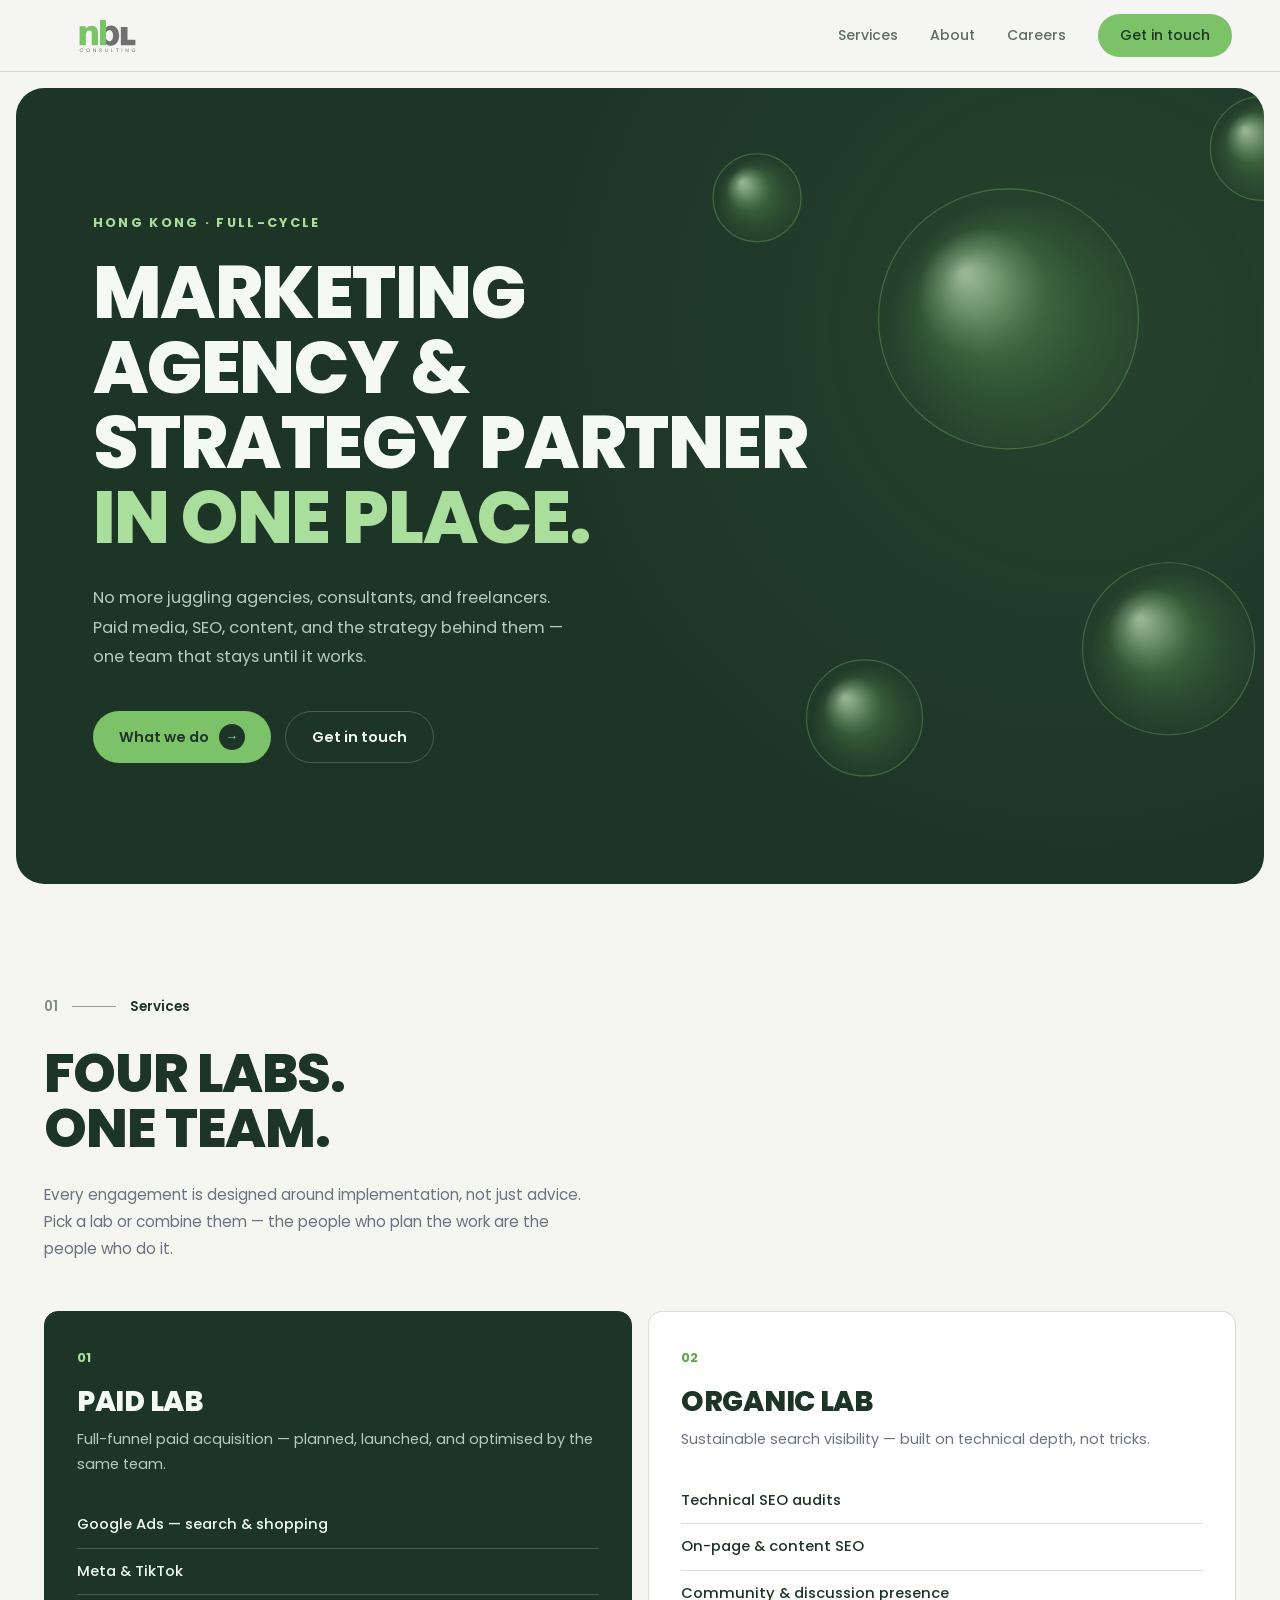
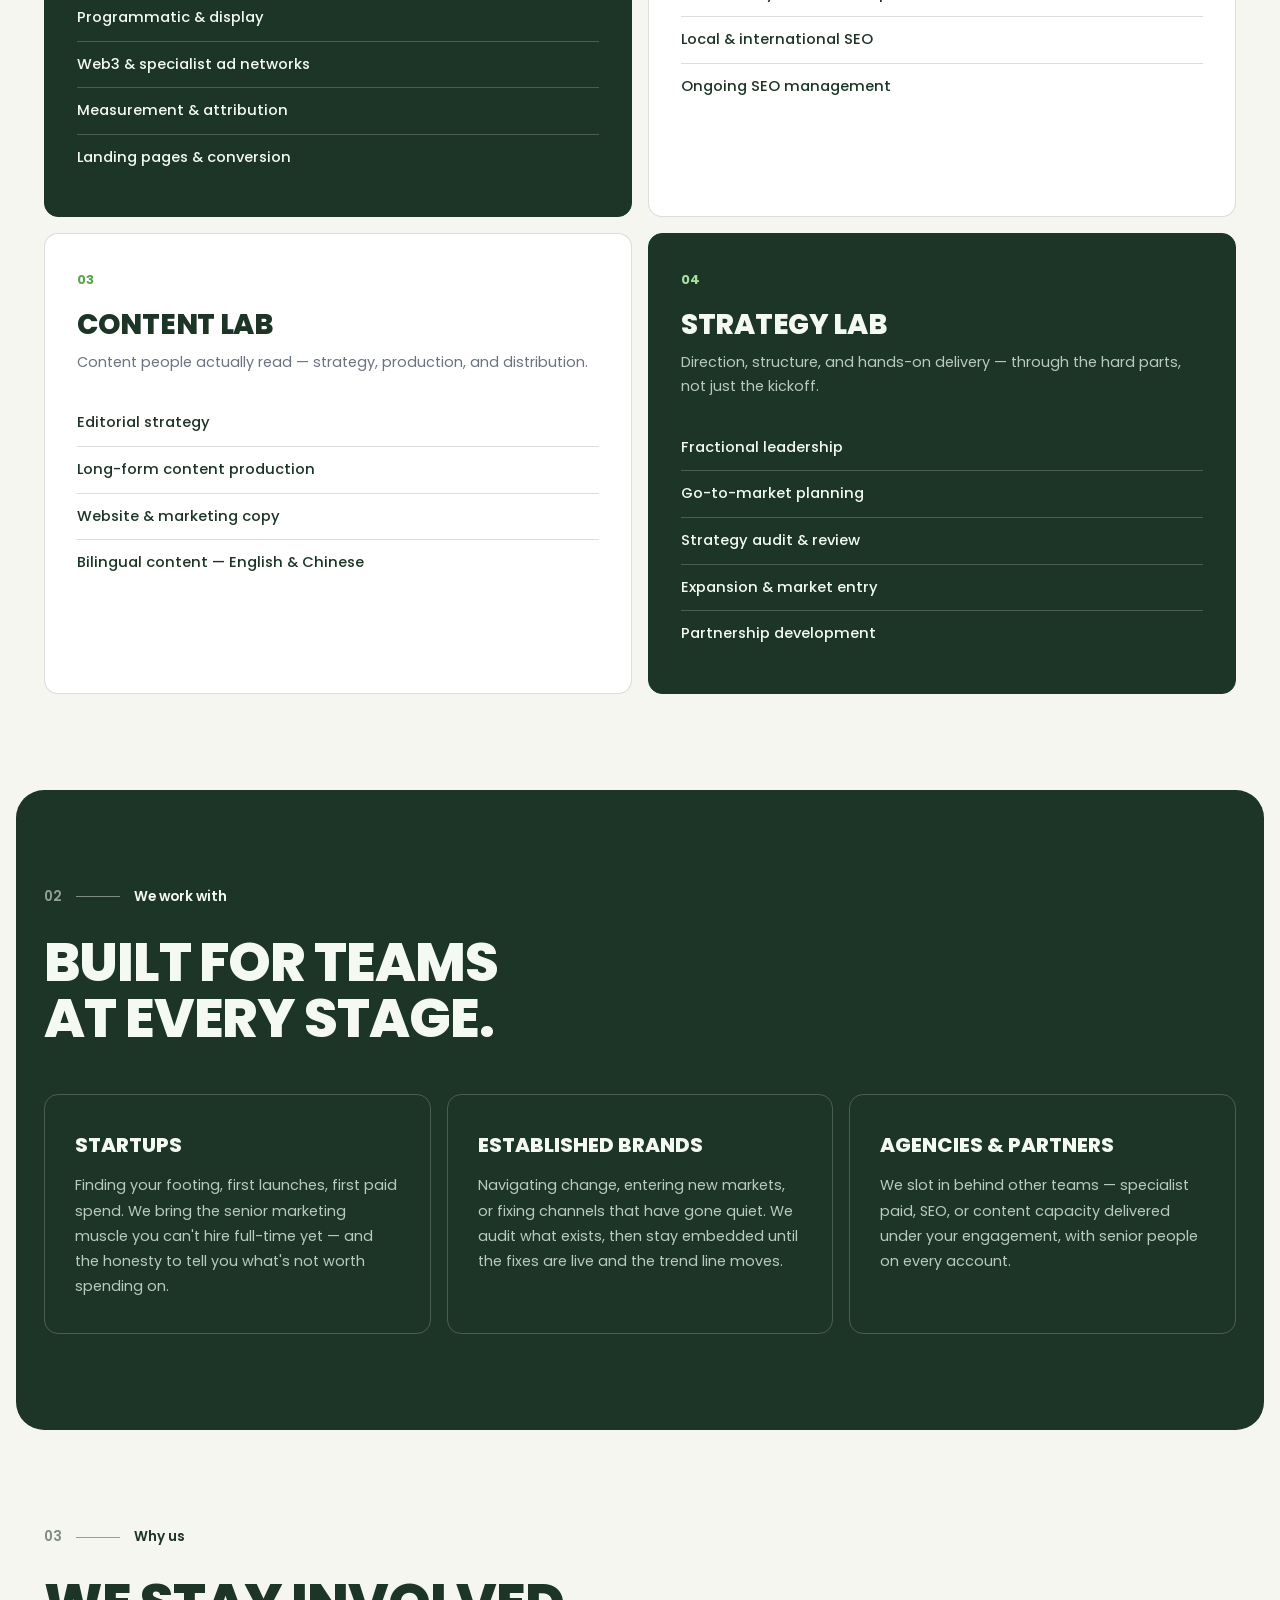
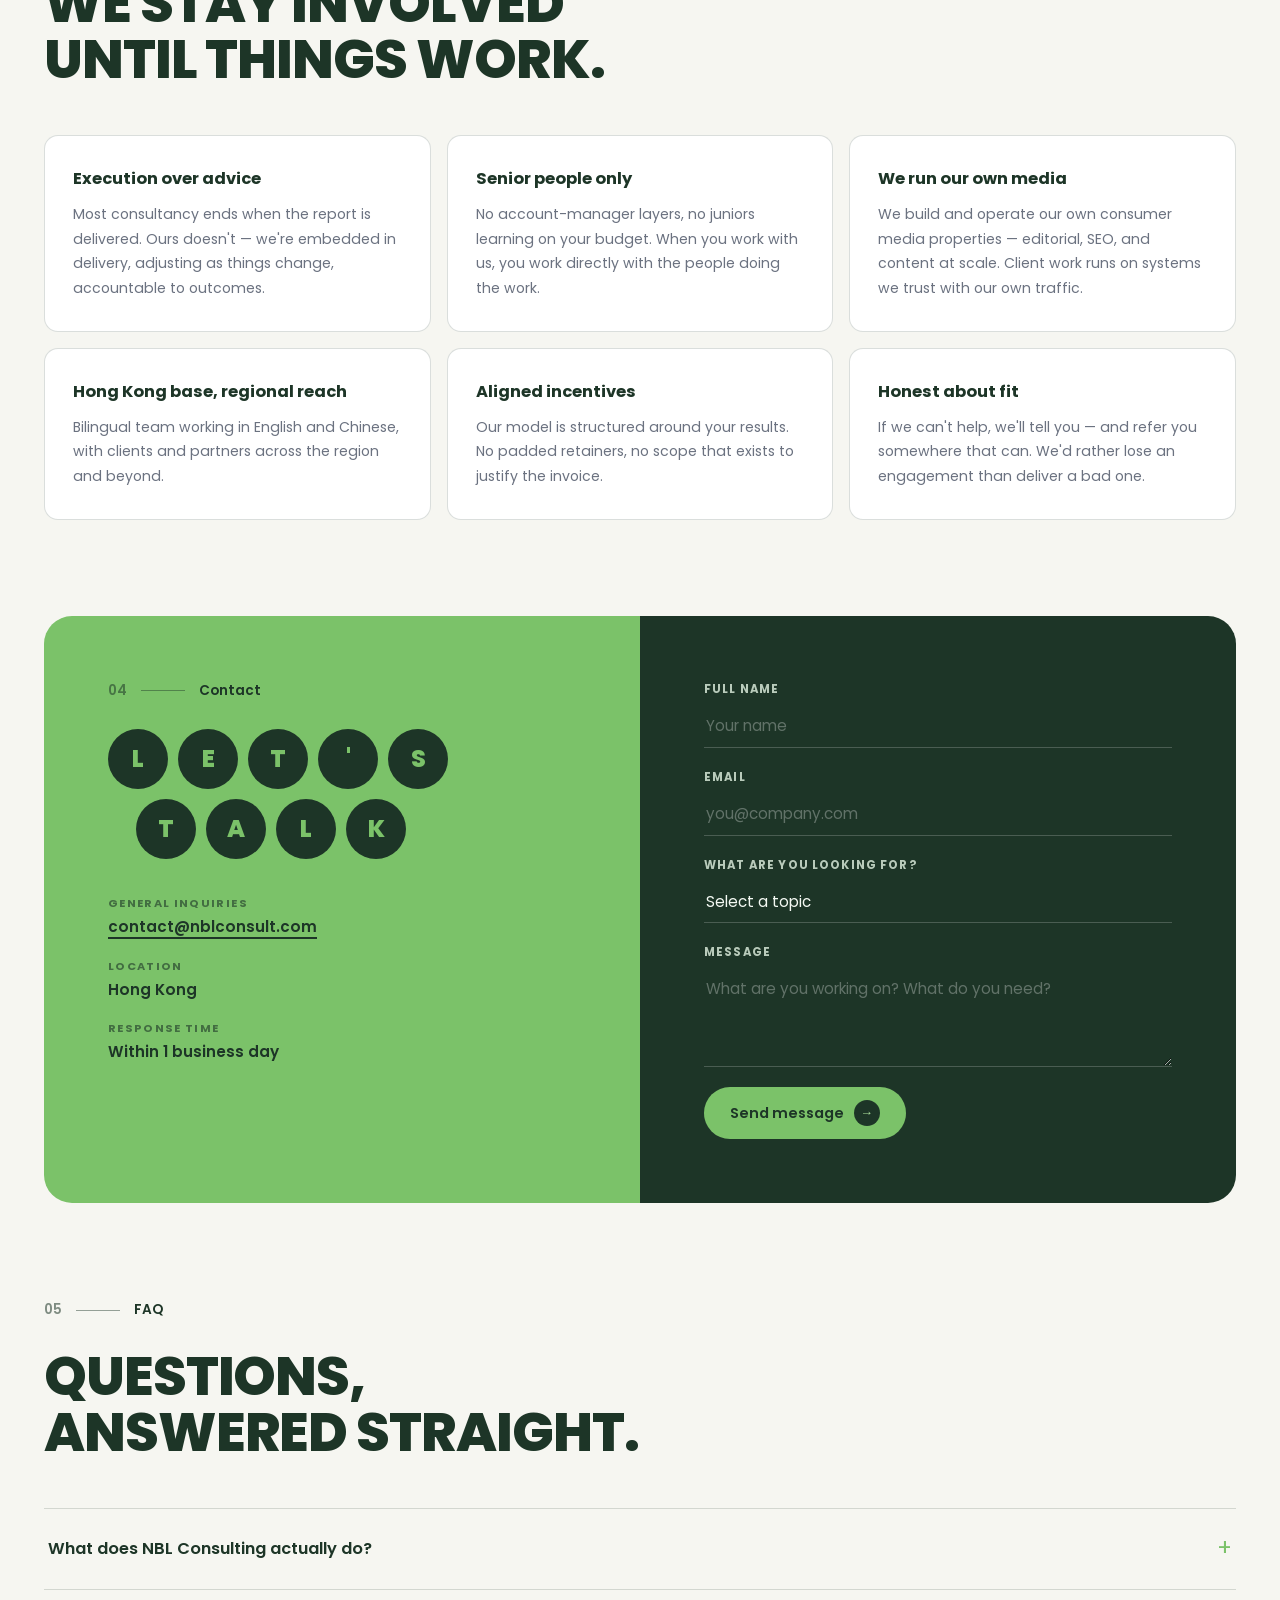
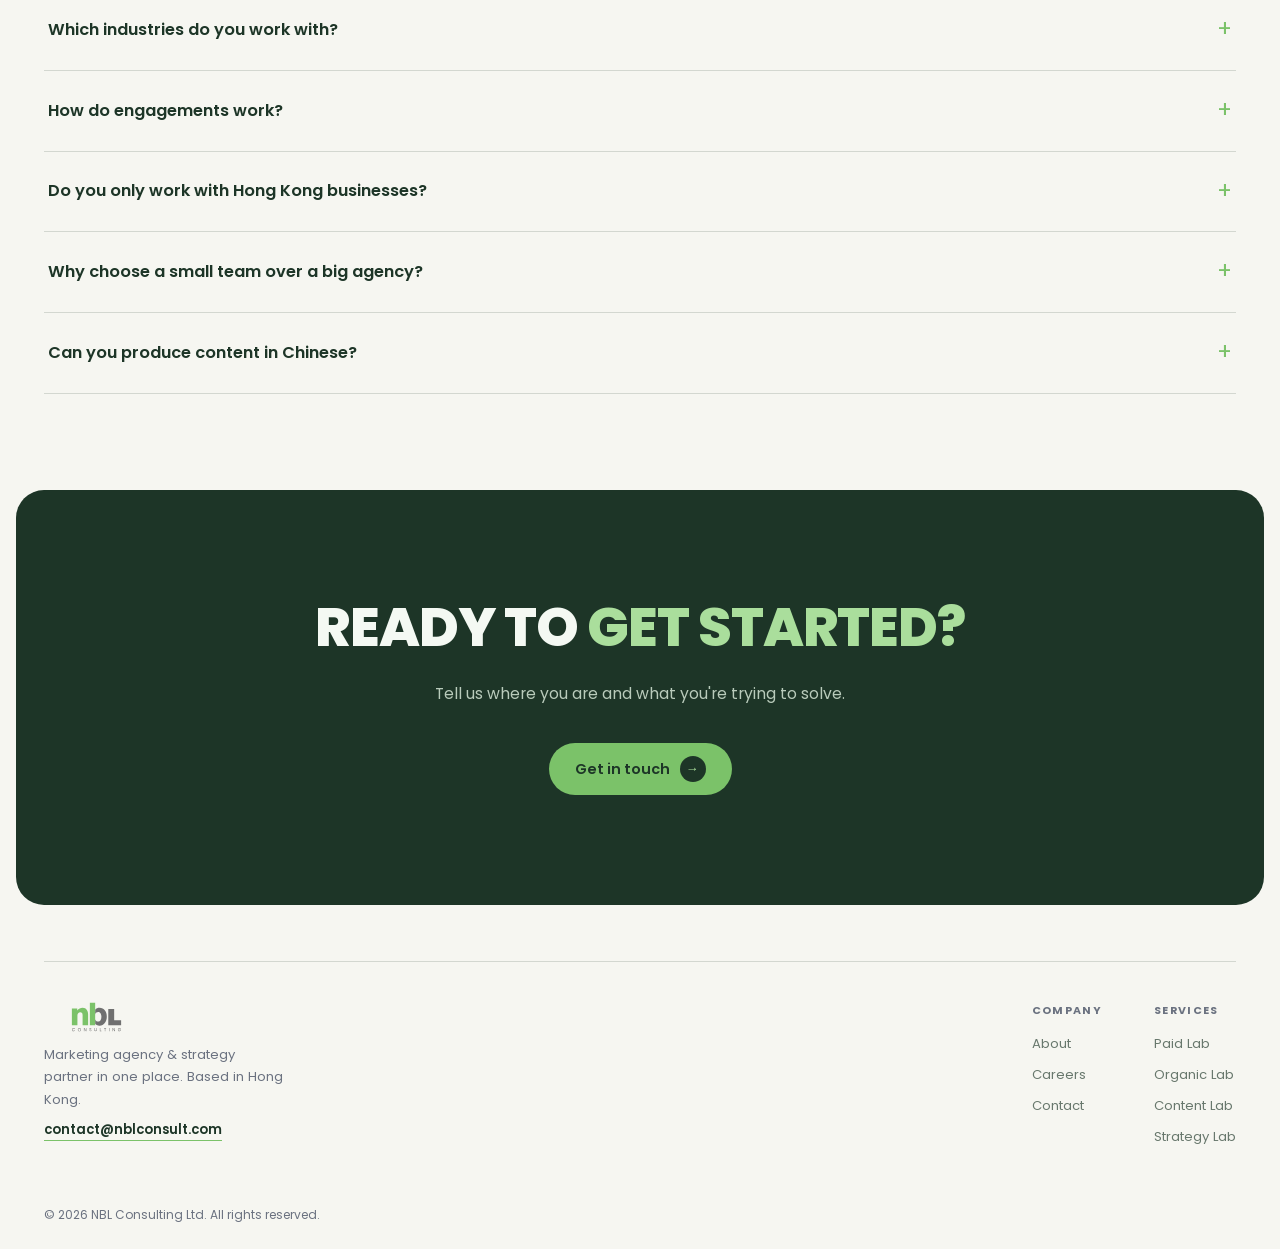
<file: index.html>
<!DOCTYPE html>
<html lang="en">
<head>
<meta charset="UTF-8">
<meta name="viewport" content="width=device-width, initial-scale=1.0">
<link rel="icon" type="image/x-icon" href="/favicon.ico">
<link rel="icon" type="image/png" sizes="32x32" href="/assets/favicon-32x32.png">
<link rel="icon" type="image/png" sizes="16x16" href="/assets/favicon-16x16.png">
<title>NBL Consulting — Marketing Agency & Strategy Partner in One Place</title>
<meta name="description" content="Hong Kong agency delivering paid media, SEO, content, and strategy hands-on. Google, Meta, TikTok and programmatic campaigns, technical SEO audits, editorial production, and go-to-market consulting.">
<link rel="canonical" href="https://nblconsult.com/">
<meta property="og:type" content="website">
<meta property="og:site_name" content="NBL Consulting">
<meta property="og:title" content="NBL Consulting — Marketing Agency & Strategy Partner in One Place">
<meta property="og:description" content="Paid media, SEO, content, and strategy — planned and delivered by the people who do the work.">
<meta property="og:url" content="https://nblconsult.com/">
<script type="application/ld+json">
{
  "@context": "https://schema.org",
  "@type": "ProfessionalService",
  "name": "NBL Consulting",
  "url": "https://nblconsult.com/",
  "email": "contact@nblconsult.com",
  "description": "Hong Kong agency delivering paid media, SEO, content, and growth strategy hands-on.",
  "address": {
    "@type": "PostalAddress",
    "addressRegion": "Hong Kong",
    "addressCountry": "HK"
  },
  "areaServed": "Asia-Pacific",
  "knowsAbout": ["Paid media", "Search engine optimisation", "Content marketing", "Go-to-market strategy"]
}
</script>
<link rel="preconnect" href="https://fonts.googleapis.com">
<link href="https://fonts.googleapis.com/css2?family=Poppins:wght@300;400;500;600;700;800&display=swap" rel="stylesheet">
<link rel="stylesheet" href="/assets/site.css">
</head>
<body>

<nav class="nav">
  <a href="/" class="nav-logo">
    <img src="/assets/NBL-SVG-colour.svg" alt="NBL Consulting">
  </a>
  <div class="nav-right">
    <a href="/services">Services</a>
    <a href="/about">About</a>
    <a href="/careers">Careers</a>
    <a href="/contact" class="nav-cta">Get in touch</a>
  </div>
  <button class="nav-toggle" aria-label="Menu">
    <span></span><span></span><span></span>
  </button>
</nav>
<div class="mobile-menu">
  <a href="/services">Services</a>
  <a href="/about">About</a>
  <a href="/careers">Careers</a>
  <a href="/contact" class="nav-cta">Get in touch</a>
</div>

<!-- HERO -->
<div class="hero-shell">
  <section class="block-dark hero">
    <canvas id="bubble-canvas"></canvas>
    <div class="hero-inner">
      <div class="hero-kicker">Hong Kong · Full-cycle</div>
      <h1>Marketing agency &amp; strategy partner <em>in one place.</em></h1>
      <p>No more juggling agencies, consultants, and freelancers. Paid media, SEO, content, and the strategy behind them — one team that stays until it works.</p>
      <div class="hero-links">
        <a href="/services" class="btn btn-green">What we do <span class="arr">→</span></a>
        <a href="/contact" class="btn btn-ghost-dark">Get in touch</a>
      </div>
    </div>
  </section>
</div>

<!-- 01 SERVICES -->
<section class="section">
  <div class="wrap">
    <div class="marker"><span class="n">01</span><span class="dash"></span><span>Services</span></div>
    <h2 class="display">Four labs.<br>One team.</h2>
    <p style="max-width:560px;color:var(--grey);font-size:0.95rem;line-height:1.8;">Every engagement is designed around implementation, not just advice. Pick a lab or combine them — the people who plan the work are the people who do it.</p>
    <div class="lab-grid">
      <a href="/services#paid-lab" class="lab-card dark">
        <div class="lab-num">01</div>
        <h3>Paid Lab</h3>
        <p class="lab-sub">Full-funnel paid acquisition — planned, launched, and optimised by the same team.</p>
        <ul>
          <li>Google Ads — search &amp; shopping</li>
          <li>Meta &amp; TikTok</li>
          <li>Programmatic &amp; display</li>
          <li>Web3 &amp; specialist ad networks</li>
          <li>Measurement &amp; attribution</li>
          <li>Landing pages &amp; conversion</li>
        </ul>
      </a>
      <a href="/services#organic-lab" class="lab-card">
        <div class="lab-num">02</div>
        <h3>Organic Lab</h3>
        <p class="lab-sub">Sustainable search visibility — built on technical depth, not tricks.</p>
        <ul>
          <li>Technical SEO audits</li>
          <li>On-page &amp; content SEO</li>
          <li>Community &amp; discussion presence</li>
          <li>Local &amp; international SEO</li>
          <li>Ongoing SEO management</li>
        </ul>
      </a>
      <a href="/services#content-lab" class="lab-card">
        <div class="lab-num">03</div>
        <h3>Content Lab</h3>
        <p class="lab-sub">Content people actually read — strategy, production, and distribution.</p>
        <ul>
          <li>Editorial strategy</li>
          <li>Long-form content production</li>
          <li>Website &amp; marketing copy</li>
          <li>Bilingual content — English &amp; Chinese</li>
        </ul>
      </a>
      <a href="/services#strategy-lab" class="lab-card dark">
        <div class="lab-num">04</div>
        <h3>Strategy Lab</h3>
        <p class="lab-sub">Direction, structure, and hands-on delivery — through the hard parts, not just the kickoff.</p>
        <ul>
          <li>Fractional leadership</li>
          <li>Go-to-market planning</li>
          <li>Strategy audit &amp; review</li>
          <li>Expansion &amp; market entry</li>
          <li>Partnership development</li>
        </ul>
      </a>
    </div>
  </div>
</section>

<!-- 02 WE WORK WITH -->
<div style="padding:0 16px;">
  <section class="block-dark" style="padding:96px 0;">
    <div class="wrap">
      <div class="marker"><span class="n">02</span><span class="dash"></span><span>We work with</span></div>
      <h2 class="display">Built for teams<br>at every stage.</h2>
      <div class="seg-grid">
        <div class="seg">
          <h3>Startups</h3>
          <p>Finding your footing, first launches, first paid spend. We bring the senior marketing muscle you can't hire full-time yet — and the honesty to tell you what's not worth spending on.</p>
        </div>
        <div class="seg">
          <h3>Established brands</h3>
          <p>Navigating change, entering new markets, or fixing channels that have gone quiet. We audit what exists, then stay embedded until the fixes are live and the trend line moves.</p>
        </div>
        <div class="seg">
          <h3>Agencies &amp; partners</h3>
          <p>We slot in behind other teams — specialist paid, SEO, or content capacity delivered under your engagement, with senior people on every account.</p>
        </div>
      </div>
    </div>
  </section>
</div>

<!-- 03 WHY US -->
<section class="section">
  <div class="wrap">
    <div class="marker"><span class="n">03</span><span class="dash"></span><span>Why us</span></div>
    <h2 class="display">We stay involved<br>until things work.</h2>
    <div class="why-grid">
      <div class="why-card">
        <h3>Execution over advice</h3>
        <p>Most consultancy ends when the report is delivered. Ours doesn't — we're embedded in delivery, adjusting as things change, accountable to outcomes.</p>
      </div>
      <div class="why-card">
        <h3>Senior people only</h3>
        <p>No account-manager layers, no juniors learning on your budget. When you work with us, you work directly with the people doing the work.</p>
      </div>
      <div class="why-card">
        <h3>We run our own media</h3>
        <p>We build and operate our own consumer media properties — editorial, SEO, and content at scale. Client work runs on systems we trust with our own traffic.</p>
      </div>
      <div class="why-card">
        <h3>Hong Kong base, regional reach</h3>
        <p>Bilingual team working in English and Chinese, with clients and partners across the region and beyond.</p>
      </div>
      <div class="why-card">
        <h3>Aligned incentives</h3>
        <p>Our model is structured around your results. No padded retainers, no scope that exists to justify the invoice.</p>
      </div>
      <div class="why-card">
        <h3>Honest about fit</h3>
        <p>If we can't help, we'll tell you — and refer you somewhere that can. We'd rather lose an engagement than deliver a bad one.</p>
      </div>
    </div>
  </div>
</section>

<!-- 04 CONTACT -->
<section class="section" id="contact" style="padding-top:0;">
  <div class="wrap">
    <div class="contact-split">
      <div class="contact-green">
        <div class="marker"><span class="n">04</span><span class="dash"></span><span>Contact</span></div>
        <div class="talk-circles" aria-hidden="true">
          <span>L</span><span>E</span><span>T</span><span>'</span><span>S</span>
          <span class="sp"></span>
          <span>T</span><span>A</span><span>L</span><span>K</span>
        </div>
        <div class="cd">
          <div class="cd-label">General inquiries</div>
          <div class="cd-value"><a href="mailto:contact@nblconsult.com">contact@nblconsult.com</a></div>
        </div>
        <div class="cd">
          <div class="cd-label">Location</div>
          <div class="cd-value">Hong Kong</div>
        </div>
        <div class="cd">
          <div class="cd-label">Response time</div>
          <div class="cd-value">Within 1 business day</div>
        </div>
      </div>
      <div class="contact-dark">
        <form class="form" action="https://formspree.io/f/xjgardjk" method="POST">
          <div class="fg">
            <label for="name">Full name</label>
            <input type="text" id="name" name="name" placeholder="Your name" required>
          </div>
          <div class="fg">
            <label for="email">Email</label>
            <input type="email" id="email" name="email" placeholder="you@company.com" required>
          </div>
          <div class="fg">
            <label for="topic">What are you looking for?</label>
            <select id="topic" name="topic">
              <option value="" disabled selected>Select a topic</option>
              <option>Paid Media &amp; PPC</option>
              <option>SEO &amp; Organic Growth</option>
              <option>Content &amp; Editorial</option>
              <option>Strategy &amp; Execution</option>
              <option>General enquiry</option>
            </select>
          </div>
          <div class="fg">
            <label for="message">Message</label>
            <textarea id="message" name="message" placeholder="What are you working on? What do you need?"></textarea>
          </div>
          <input type="text" name="_gotcha" tabindex="-1" autocomplete="off" aria-hidden="true" style="position:absolute;left:-9999px;height:0;width:0;overflow:hidden;">
          <button type="submit" class="btn btn-green" style="align-self:flex-start;">Send message <span class="arr">→</span></button>
          <p class="form-status" role="status" aria-live="polite" style="display:none;"></p>
        </form>
      </div>
    </div>
  </div>
</section>

<!-- 05 FAQ -->
<section class="section" style="padding-top:0;">
  <div class="wrap">
    <div class="marker"><span class="n">05</span><span class="dash"></span><span>FAQ</span></div>
    <h2 class="display">Questions,<br>answered straight.</h2>
    <div class="faq">
      <details>
        <summary>What does NBL Consulting actually do?</summary>
        <div class="faq-body">Four things, separately or together: paid media (Google, Meta, TikTok, programmatic, and specialist networks), SEO (technical audits through ongoing management), content (editorial strategy and production in English and Chinese), and strategy (go-to-market, market entry, fractional leadership). The common thread is that we deliver the work, not just the recommendations.</div>
      </details>
      <details>
        <summary>Which industries do you work with?</summary>
        <div class="faq-body">We're industry-agnostic by design. Recent work spans consumer platforms, finance and trading, media, and regulated industries. The mechanics of growth — acquisition, search visibility, content that converts — transfer across sectors; what changes is the channel mix and the compliance constraints, and we've worked under strict ones.</div>
      </details>
      <details>
        <summary>How do engagements work?</summary>
        <div class="faq-body">Two common shapes. A scoped project: an audit, a launch, a campaign build — fixed deliverable, fixed timeline. Or an ongoing engagement: we operate a channel (or several) month to month, embedded with your team. Most clients start with a scoped project so both sides can judge the fit before committing.</div>
      </details>
      <details>
        <summary>Do you only work with Hong Kong businesses?</summary>
        <div class="faq-body">No. Hong Kong is home and we work in English and Chinese, but our clients and their markets span the region and beyond. Campaign work in particular is location-independent — we run programmes targeting markets we've never had an office in, because the data doesn't care where the desk is.</div>
      </details>
      <details>
        <summary>Why choose a small team over a big agency?</summary>
        <div class="faq-body">Because the people you meet are the people who do the work. Big agencies sell you the senior team and staff you with the junior one. We don't have a junior one. You also get honesty that's hard to find on retainer: if a channel isn't working, we say so and move the budget — our model is aligned with your results, not with billable scope.</div>
      </details>
      <details>
        <summary>Can you produce content in Chinese?</summary>
        <div class="faq-body">Yes — written, not machine-translated. We work in English, Cantonese, and Mandarin, which matters for Hong Kong and regional audiences where tone and register are easy to get wrong from the outside.</div>
      </details>
    </div>
  </div>
</section>

<!-- CTA BAND -->
<div class="cta-band">
  <section class="block-dark cta-inner">
    <h2 class="display">Ready to <em>get started?</em></h2>
    <p>Tell us where you are and what you're trying to solve.</p>
    <a href="/contact" class="btn btn-green">Get in touch <span class="arr">→</span></a>
  </section>
</div>

<!-- FOOTER -->
<footer class="footer">
  <div class="wrap">
    <div class="footer-inner">
      <div class="footer-brand">
        <div class="footer-logo">
          <img src="/assets/NBL-SVG-colour.svg" alt="NBL Consulting">
        </div>
        <p>Marketing agency &amp; strategy partner in one place. Based in Hong Kong.</p>
        <a href="mailto:contact@nblconsult.com">contact@nblconsult.com</a>
      </div>
      <div class="footer-links">
        <div class="footer-col">
          <div class="footer-col-title">Company</div>
          <a href="/about">About</a>
          <a href="/careers">Careers</a>
          <a href="/contact">Contact</a>
        </div>
        <div class="footer-col">
          <div class="footer-col-title">Services</div>
          <a href="/services#paid-lab">Paid Lab</a>
          <a href="/services#organic-lab">Organic Lab</a>
          <a href="/services#content-lab">Content Lab</a>
          <a href="/services#strategy-lab">Strategy Lab</a>
        </div>
      </div>
    </div>
    <div class="footer-bottom">&copy; 2026 NBL Consulting Ltd. All rights reserved.</div>
  </div>
</footer>

<script src="/assets/site.js" defer></script>
<script src="/assets/visit.js" defer></script>
</body>
</html>
</file>
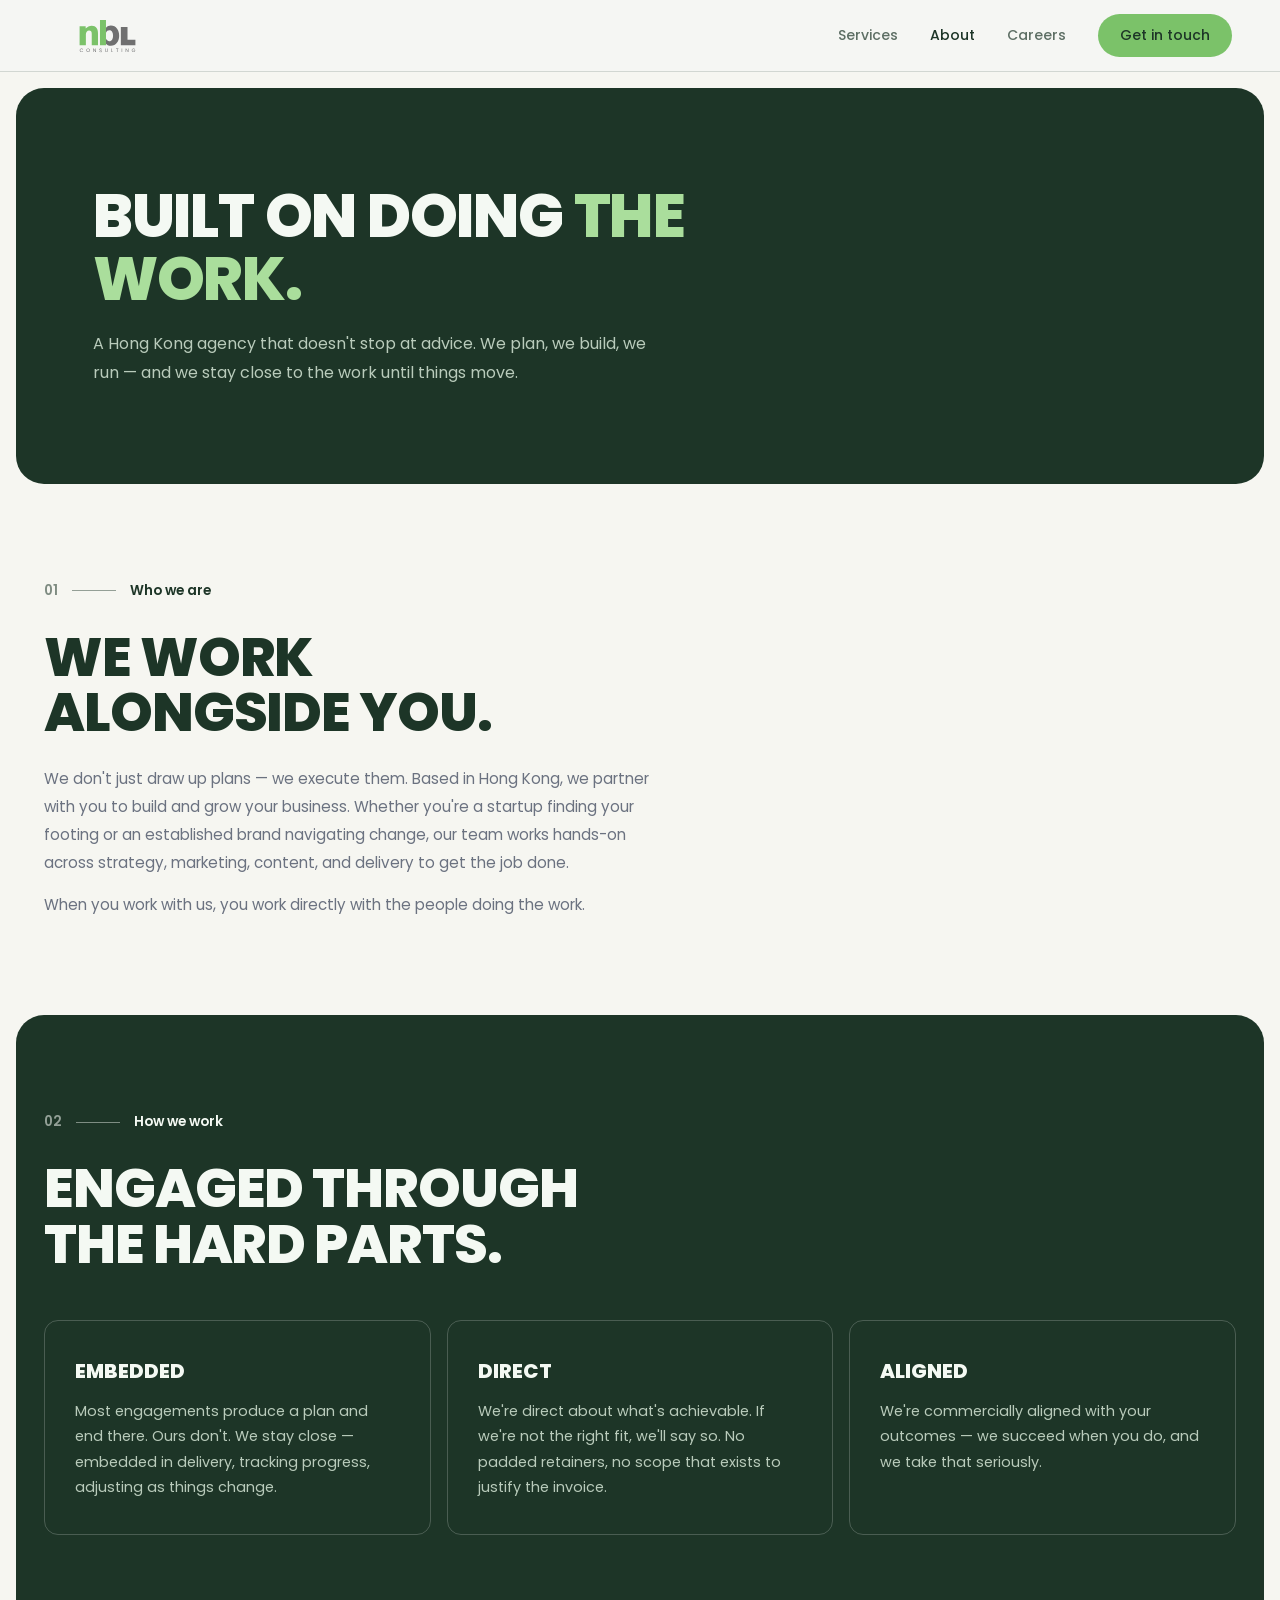
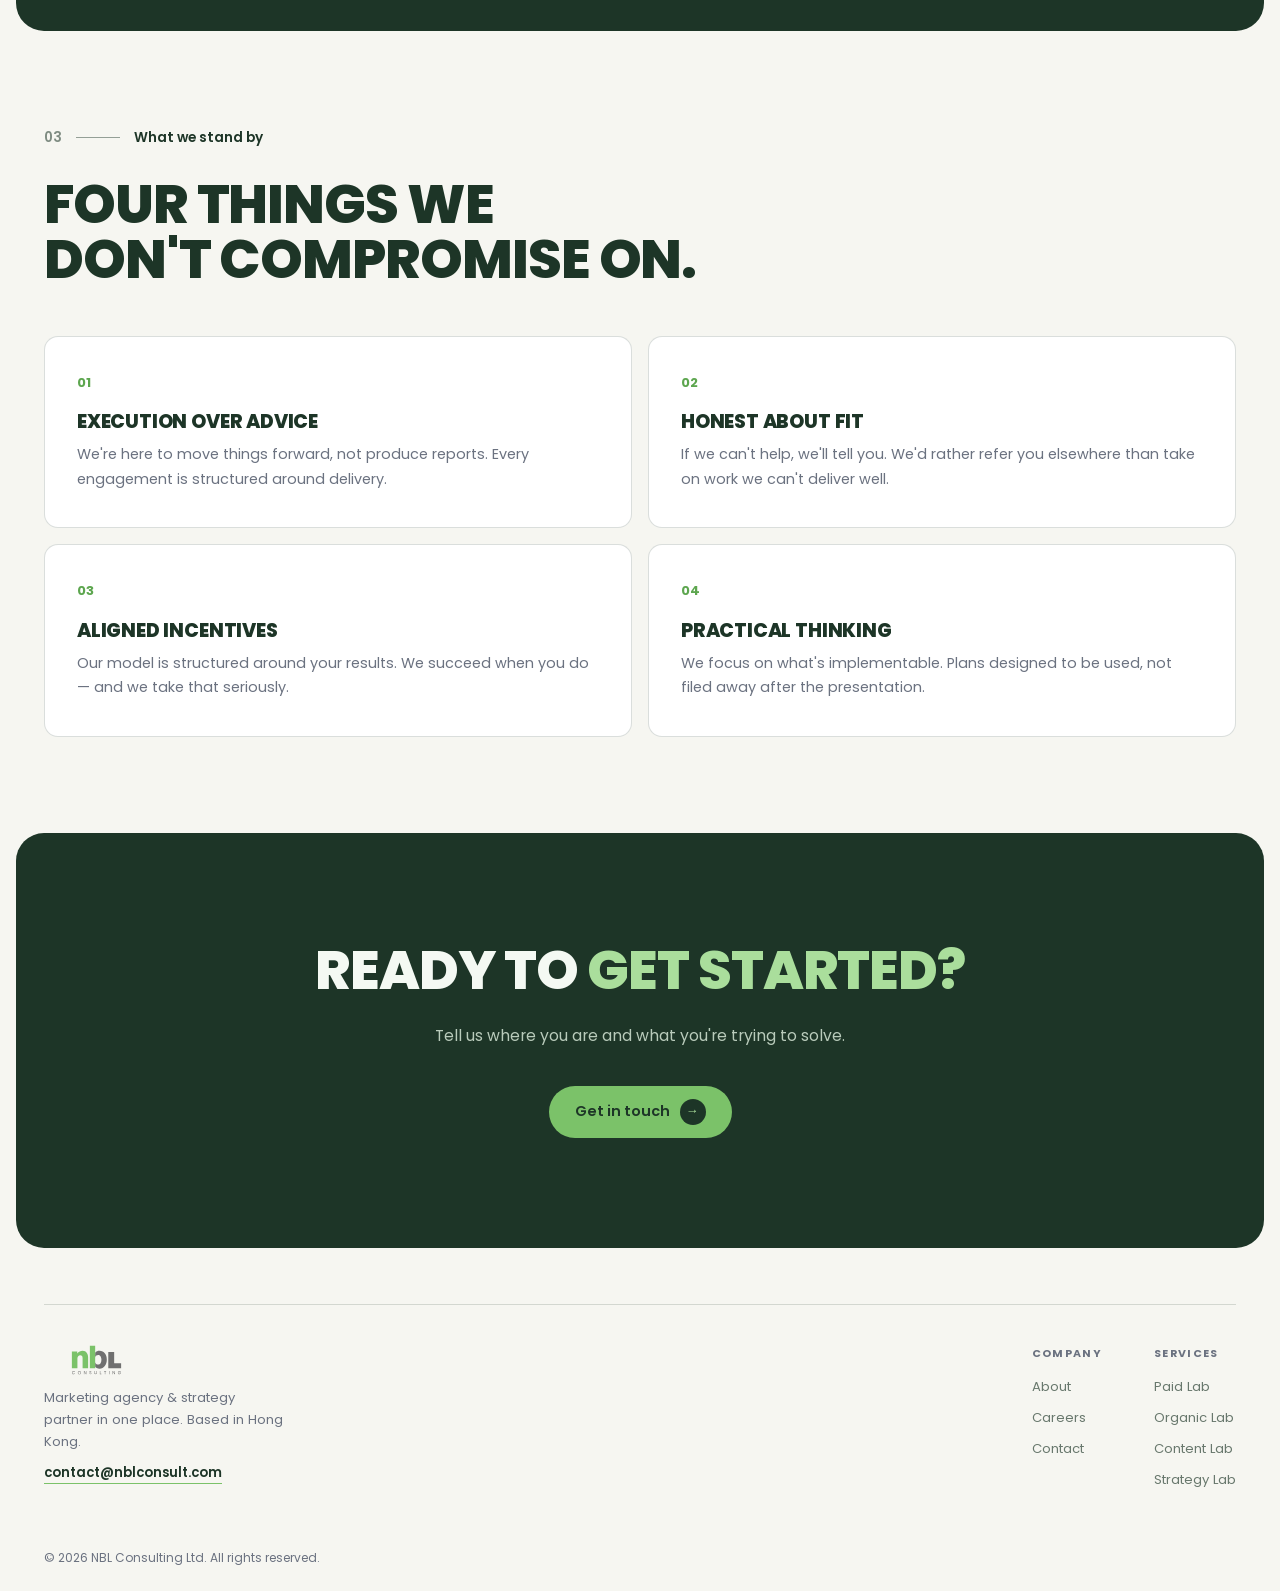
<file: about.html>
<!DOCTYPE html>
<html lang="en">
<head>
<meta charset="UTF-8">
<meta name="viewport" content="width=device-width, initial-scale=1.0">
<link rel="icon" type="image/x-icon" href="/favicon.ico">
<link rel="icon" type="image/png" sizes="32x32" href="/assets/favicon-32x32.png">
<link rel="icon" type="image/png" sizes="16x16" href="/assets/favicon-16x16.png">
<title>NBL Consulting — About</title>
<meta name="description" content="A Hong Kong agency built on doing the work, not just advising on it. We plan and deliver paid media, SEO, content, and strategy alongside your team.">
<link rel="canonical" href="https://nblconsult.com/about">
<meta property="og:type" content="website">
<meta property="og:site_name" content="NBL Consulting">
<meta property="og:title" content="NBL Consulting — About">
<meta property="og:description" content="A Hong Kong agency built on doing the work, not just advising on it.">
<meta property="og:url" content="https://nblconsult.com/about">
<link rel="preconnect" href="https://fonts.googleapis.com">
<link href="https://fonts.googleapis.com/css2?family=Poppins:wght@300;400;500;600;700;800&display=swap" rel="stylesheet">
<link rel="stylesheet" href="/assets/site.css">
</head>
<body>

<nav class="nav">
  <a href="/" class="nav-logo">
    <img src="/assets/NBL-SVG-colour.svg" alt="NBL Consulting">
  </a>
  <div class="nav-right">
    <a href="/services">Services</a>
    <a href="/about" class="active">About</a>
    <a href="/careers">Careers</a>
    <a href="/contact" class="nav-cta">Get in touch</a>
  </div>
  <button class="nav-toggle" aria-label="Menu">
    <span></span><span></span><span></span>
  </button>
</nav>
<div class="mobile-menu">
  <a href="/services">Services</a>
  <a href="/about">About</a>
  <a href="/careers">Careers</a>
  <a href="/contact" class="nav-cta">Get in touch</a>
</div>

<div class="page-hero-shell">
  <section class="block-dark page-hero">
    <h1>Built on doing <em>the work.</em></h1>
    <p>A Hong Kong agency that doesn't stop at advice. We plan, we build, we run — and we stay close to the work until things move.</p>
  </section>
</div>

<section class="section">
  <div class="wrap">
    <div class="marker"><span class="n">01</span><span class="dash"></span><span>Who we are</span></div>
    <h2 class="display">We work<br>alongside you.</h2>
    <p style="max-width:620px;color:var(--grey);font-size:0.95rem;line-height:1.85;margin-bottom:14px;">We don't just draw up plans — we execute them. Based in Hong Kong, we partner with you to build and grow your business. Whether you're a startup finding your footing or an established brand navigating change, our team works hands-on across strategy, marketing, content, and delivery to get the job done.</p>
    <p style="max-width:620px;color:var(--grey);font-size:0.95rem;line-height:1.85;">When you work with us, you work directly with the people doing the work.</p>
  </div>
</section>

<div style="padding:0 16px;">
  <section class="block-dark" style="padding:96px 0;">
    <div class="wrap">
      <div class="marker"><span class="n">02</span><span class="dash"></span><span>How we work</span></div>
      <h2 class="display">Engaged through<br>the hard parts.</h2>
      <div class="seg-grid">
        <div class="seg">
          <h3>Embedded</h3>
          <p>Most engagements produce a plan and end there. Ours don't. We stay close — embedded in delivery, tracking progress, adjusting as things change.</p>
        </div>
        <div class="seg">
          <h3>Direct</h3>
          <p>We're direct about what's achievable. If we're not the right fit, we'll say so. No padded retainers, no scope that exists to justify the invoice.</p>
        </div>
        <div class="seg">
          <h3>Aligned</h3>
          <p>We're commercially aligned with your outcomes — we succeed when you do, and we take that seriously.</p>
        </div>
      </div>
    </div>
  </section>
</div>

<section class="section">
  <div class="wrap">
    <div class="marker"><span class="n">03</span><span class="dash"></span><span>What we stand by</span></div>
    <h2 class="display">Four things we<br>don't compromise on.</h2>
    <div class="lab-grid">
      <div class="lab-card">
        <div class="lab-num">01</div>
        <h3 style="font-size:1.2rem;">Execution over advice</h3>
        <p class="lab-sub" style="margin-bottom:0;">We're here to move things forward, not produce reports. Every engagement is structured around delivery.</p>
      </div>
      <div class="lab-card">
        <div class="lab-num">02</div>
        <h3 style="font-size:1.2rem;">Honest about fit</h3>
        <p class="lab-sub" style="margin-bottom:0;">If we can't help, we'll tell you. We'd rather refer you elsewhere than take on work we can't deliver well.</p>
      </div>
      <div class="lab-card">
        <div class="lab-num">03</div>
        <h3 style="font-size:1.2rem;">Aligned incentives</h3>
        <p class="lab-sub" style="margin-bottom:0;">Our model is structured around your results. We succeed when you do — and we take that seriously.</p>
      </div>
      <div class="lab-card">
        <div class="lab-num">04</div>
        <h3 style="font-size:1.2rem;">Practical thinking</h3>
        <p class="lab-sub" style="margin-bottom:0;">We focus on what's implementable. Plans designed to be used, not filed away after the presentation.</p>
      </div>
    </div>
  </div>
</section>

<div class="cta-band">
  <section class="block-dark cta-inner">
    <h2 class="display">Ready to <em>get started?</em></h2>
    <p>Tell us where you are and what you're trying to solve.</p>
    <a href="/contact" class="btn btn-green">Get in touch <span class="arr">→</span></a>
  </section>
</div>

<footer class="footer">
  <div class="wrap">
    <div class="footer-inner">
      <div class="footer-brand">
        <div class="footer-logo">
          <img src="/assets/NBL-SVG-colour.svg" alt="NBL Consulting">
        </div>
        <p>Marketing agency &amp; strategy partner in one place. Based in Hong Kong.</p>
        <a href="mailto:contact@nblconsult.com">contact@nblconsult.com</a>
      </div>
      <div class="footer-links">
        <div class="footer-col">
          <div class="footer-col-title">Company</div>
          <a href="/about">About</a>
          <a href="/careers">Careers</a>
          <a href="/contact">Contact</a>
        </div>
        <div class="footer-col">
          <div class="footer-col-title">Services</div>
          <a href="/services#paid-lab">Paid Lab</a>
          <a href="/services#organic-lab">Organic Lab</a>
          <a href="/services#content-lab">Content Lab</a>
          <a href="/services#strategy-lab">Strategy Lab</a>
        </div>
      </div>
    </div>
    <div class="footer-bottom">&copy; 2026 NBL Consulting Ltd. All rights reserved.</div>
  </div>
</footer>

<script src="/assets/site.js" defer></script>
<script src="/assets/visit.js" defer></script>
</body>
</html>
</file>
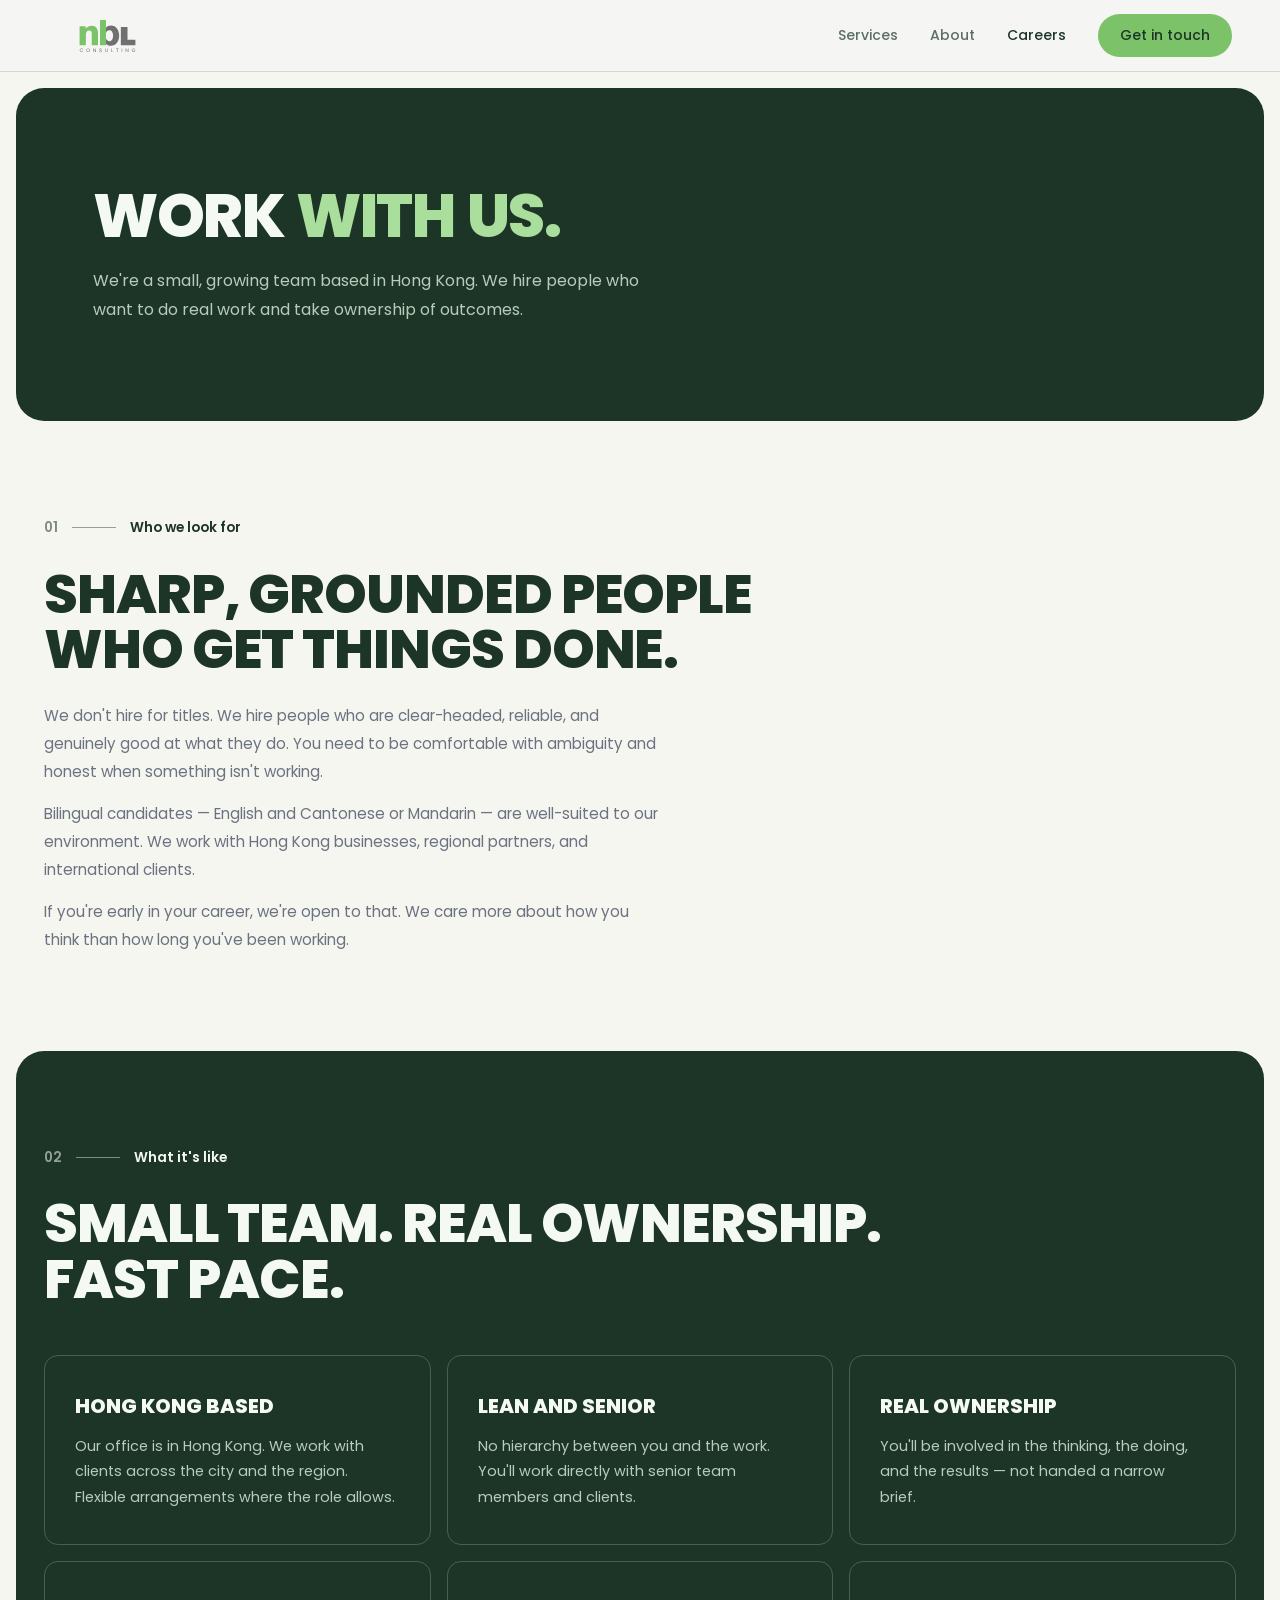
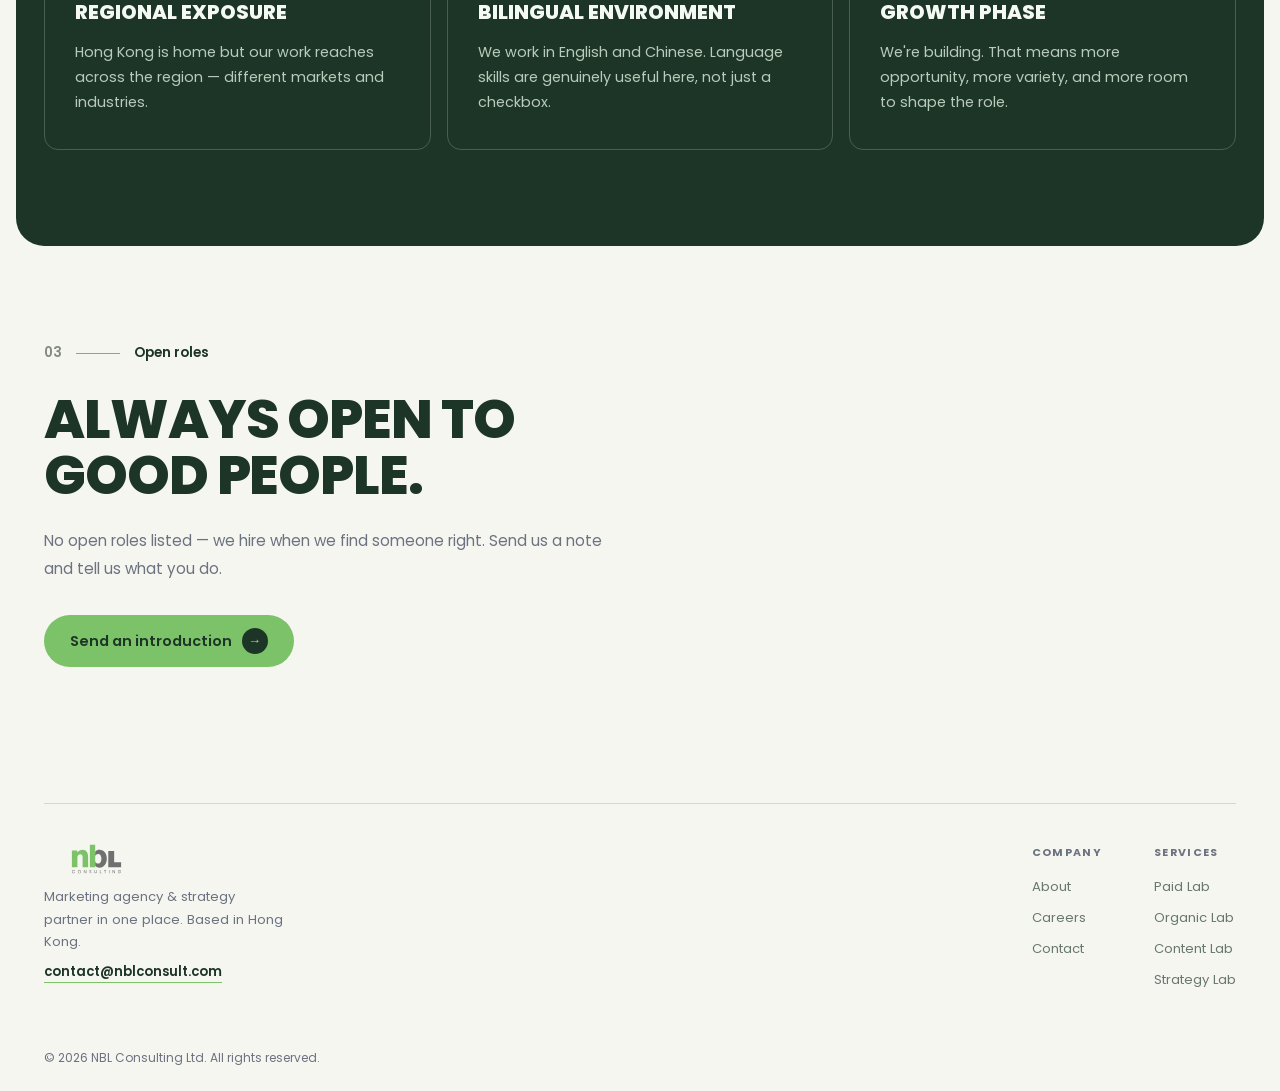
<file: careers.html>
<!DOCTYPE html>
<html lang="en">
<head>
<meta charset="UTF-8">
<meta name="viewport" content="width=device-width, initial-scale=1.0">
<link rel="icon" type="image/x-icon" href="/favicon.ico">
<link rel="icon" type="image/png" sizes="32x32" href="/assets/favicon-32x32.png">
<link rel="icon" type="image/png" sizes="16x16" href="/assets/favicon-16x16.png">
<title>NBL Consulting — Careers</title>
<meta name="description" content="Join a small, growing Hong Kong agency. We hire sharp, grounded people who take ownership of outcomes — across strategy, marketing, and delivery.">
<link rel="canonical" href="https://nblconsult.com/careers">
<meta property="og:type" content="website">
<meta property="og:site_name" content="NBL Consulting">
<meta property="og:title" content="NBL Consulting — Careers">
<meta property="og:description" content="Join a small, growing Hong Kong agency. Real work, real ownership.">
<meta property="og:url" content="https://nblconsult.com/careers">
<link rel="preconnect" href="https://fonts.googleapis.com">
<link href="https://fonts.googleapis.com/css2?family=Poppins:wght@300;400;500;600;700;800&display=swap" rel="stylesheet">
<link rel="stylesheet" href="/assets/site.css">
</head>
<body>

<nav class="nav">
  <a href="/" class="nav-logo">
    <img src="/assets/NBL-SVG-colour.svg" alt="NBL Consulting">
  </a>
  <div class="nav-right">
    <a href="/services">Services</a>
    <a href="/about">About</a>
    <a href="/careers" class="active">Careers</a>
    <a href="/contact" class="nav-cta">Get in touch</a>
  </div>
  <button class="nav-toggle" aria-label="Menu">
    <span></span><span></span><span></span>
  </button>
</nav>
<div class="mobile-menu">
  <a href="/services">Services</a>
  <a href="/about">About</a>
  <a href="/careers">Careers</a>
  <a href="/contact" class="nav-cta">Get in touch</a>
</div>

<div class="page-hero-shell">
  <section class="block-dark page-hero">
    <h1>Work <em>with us.</em></h1>
    <p>We're a small, growing team based in Hong Kong. We hire people who want to do real work and take ownership of outcomes.</p>
  </section>
</div>

<section class="section">
  <div class="wrap">
    <div class="marker"><span class="n">01</span><span class="dash"></span><span>Who we look for</span></div>
    <h2 class="display">Sharp, grounded people<br>who get things done.</h2>
    <p style="max-width:620px;color:var(--grey);font-size:0.95rem;line-height:1.85;margin-bottom:14px;">We don't hire for titles. We hire people who are clear-headed, reliable, and genuinely good at what they do. You need to be comfortable with ambiguity and honest when something isn't working.</p>
    <p style="max-width:620px;color:var(--grey);font-size:0.95rem;line-height:1.85;margin-bottom:14px;">Bilingual candidates — English and Cantonese or Mandarin — are well-suited to our environment. We work with Hong Kong businesses, regional partners, and international clients.</p>
    <p style="max-width:620px;color:var(--grey);font-size:0.95rem;line-height:1.85;">If you're early in your career, we're open to that. We care more about how you think than how long you've been working.</p>
  </div>
</section>

<div style="padding:0 16px;">
  <section class="block-dark" style="padding:96px 0;">
    <div class="wrap">
      <div class="marker"><span class="n">02</span><span class="dash"></span><span>What it's like</span></div>
      <h2 class="display">Small team. Real ownership.<br>Fast pace.</h2>
      <div class="seg-grid">
        <div class="seg">
          <h3>Hong Kong based</h3>
          <p>Our office is in Hong Kong. We work with clients across the city and the region. Flexible arrangements where the role allows.</p>
        </div>
        <div class="seg">
          <h3>Lean and senior</h3>
          <p>No hierarchy between you and the work. You'll work directly with senior team members and clients.</p>
        </div>
        <div class="seg">
          <h3>Real ownership</h3>
          <p>You'll be involved in the thinking, the doing, and the results — not handed a narrow brief.</p>
        </div>
        <div class="seg">
          <h3>Regional exposure</h3>
          <p>Hong Kong is home but our work reaches across the region — different markets and industries.</p>
        </div>
        <div class="seg">
          <h3>Bilingual environment</h3>
          <p>We work in English and Chinese. Language skills are genuinely useful here, not just a checkbox.</p>
        </div>
        <div class="seg">
          <h3>Growth phase</h3>
          <p>We're building. That means more opportunity, more variety, and more room to shape the role.</p>
        </div>
      </div>
    </div>
  </section>
</div>

<section class="section">
  <div class="wrap">
    <div class="marker"><span class="n">03</span><span class="dash"></span><span>Open roles</span></div>
    <h2 class="display">Always open to<br>good people.</h2>
    <p style="max-width:560px;color:var(--grey);font-size:0.95rem;line-height:1.85;margin-bottom:32px;">No open roles listed — we hire when we find someone right. Send us a note and tell us what you do.</p>
    <a href="mailto:contact@nblconsult.com" class="btn btn-green">Send an introduction <span class="arr">→</span></a>
  </div>
</section>

<footer class="footer">
  <div class="wrap">
    <div class="footer-inner">
      <div class="footer-brand">
        <div class="footer-logo">
          <img src="/assets/NBL-SVG-colour.svg" alt="NBL Consulting">
        </div>
        <p>Marketing agency &amp; strategy partner in one place. Based in Hong Kong.</p>
        <a href="mailto:contact@nblconsult.com">contact@nblconsult.com</a>
      </div>
      <div class="footer-links">
        <div class="footer-col">
          <div class="footer-col-title">Company</div>
          <a href="/about">About</a>
          <a href="/careers">Careers</a>
          <a href="/contact">Contact</a>
        </div>
        <div class="footer-col">
          <div class="footer-col-title">Services</div>
          <a href="/services#paid-lab">Paid Lab</a>
          <a href="/services#organic-lab">Organic Lab</a>
          <a href="/services#content-lab">Content Lab</a>
          <a href="/services#strategy-lab">Strategy Lab</a>
        </div>
      </div>
    </div>
    <div class="footer-bottom">&copy; 2026 NBL Consulting Ltd. All rights reserved.</div>
  </div>
</footer>

<script src="/assets/site.js" defer></script>
<script src="/assets/visit.js" defer></script>
</body>
</html>
</file>
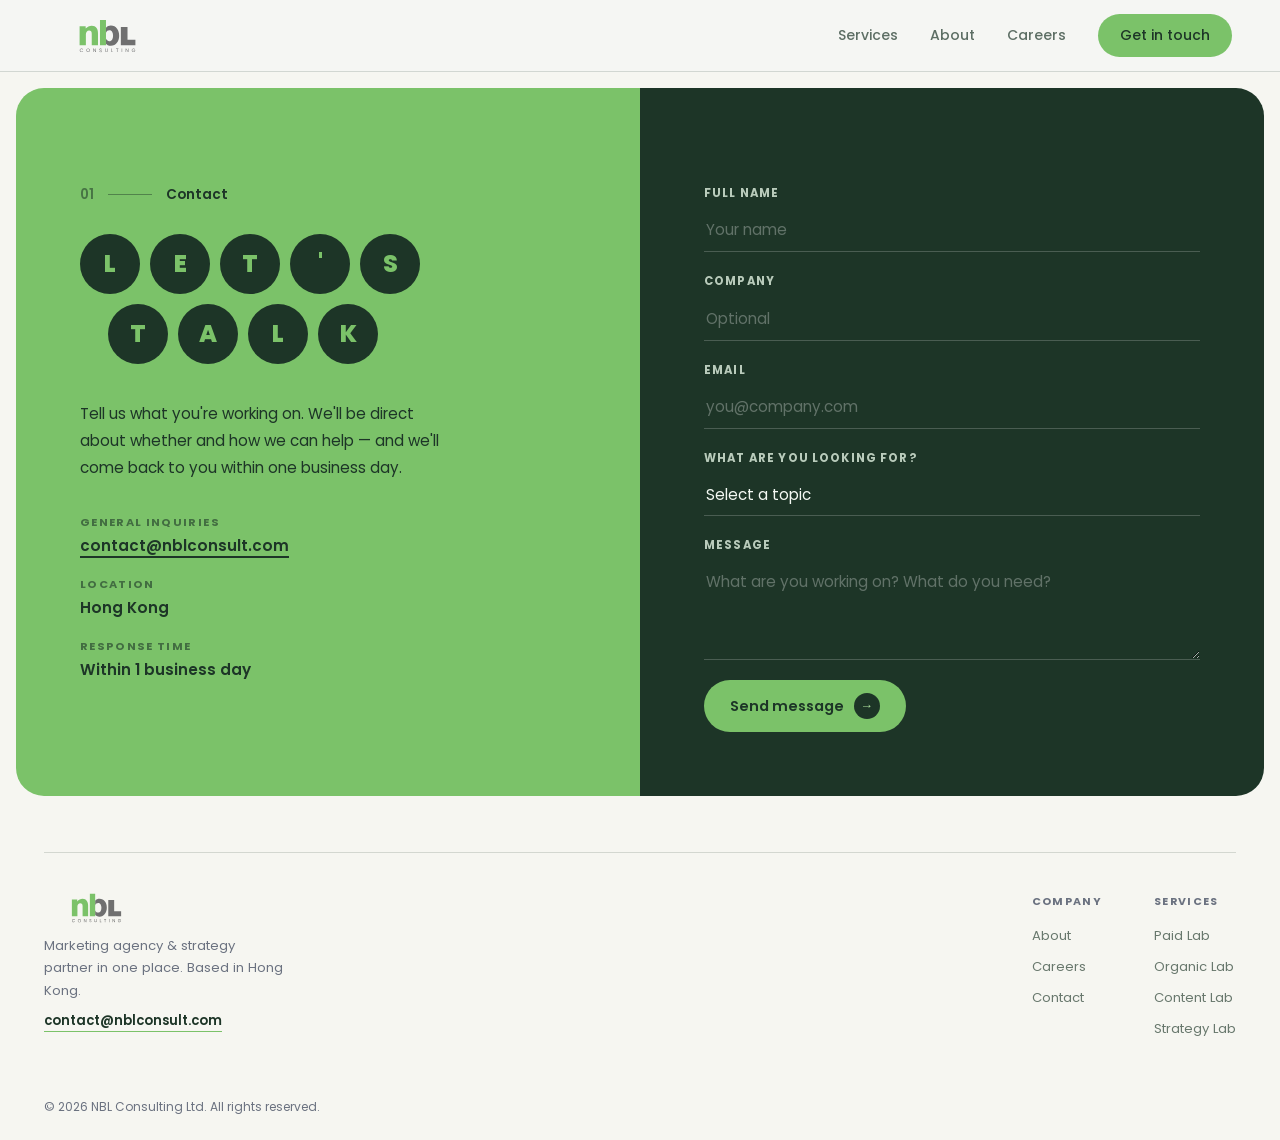
<file: contact.html>
<!DOCTYPE html>
<html lang="en">
<head>
<meta charset="UTF-8">
<meta name="viewport" content="width=device-width, initial-scale=1.0">
<link rel="icon" type="image/x-icon" href="/favicon.ico">
<link rel="icon" type="image/png" sizes="32x32" href="/assets/favicon-32x32.png">
<link rel="icon" type="image/png" sizes="16x16" href="/assets/favicon-16x16.png">
<title>NBL Consulting — Contact</title>
<meta name="description" content="Tell us what you're working on — paid media, SEO, content, or strategy. We reply within one business day, and we're direct about whether we can help.">
<link rel="canonical" href="https://nblconsult.com/contact">
<meta property="og:type" content="website">
<meta property="og:site_name" content="NBL Consulting">
<meta property="og:title" content="NBL Consulting — Contact">
<meta property="og:description" content="Tell us what you're working on. We reply within one business day.">
<meta property="og:url" content="https://nblconsult.com/contact">
<link rel="preconnect" href="https://fonts.googleapis.com">
<link href="https://fonts.googleapis.com/css2?family=Poppins:wght@300;400;500;600;700;800&display=swap" rel="stylesheet">
<link rel="stylesheet" href="/assets/site.css">
</head>
<body>

<nav class="nav">
  <a href="/" class="nav-logo">
    <img src="/assets/NBL-SVG-colour.svg" alt="NBL Consulting">
  </a>
  <div class="nav-right">
    <a href="/services">Services</a>
    <a href="/about">About</a>
    <a href="/careers">Careers</a>
    <a href="/contact" class="nav-cta active">Get in touch</a>
  </div>
  <button class="nav-toggle" aria-label="Menu">
    <span></span><span></span><span></span>
  </button>
</nav>
<div class="mobile-menu">
  <a href="/services">Services</a>
  <a href="/about">About</a>
  <a href="/careers">Careers</a>
  <a href="/contact" class="nav-cta">Get in touch</a>
</div>

<div class="page-hero-shell" style="padding-bottom:16px;">
  <div class="contact-split">
    <div class="contact-green" style="padding-top:clamp(56px,8vw,96px);">
      <div class="marker"><span class="n">01</span><span class="dash"></span><span>Contact</span></div>
      <div class="talk-circles" aria-hidden="true">
        <span>L</span><span>E</span><span>T</span><span>'</span><span>S</span>
        <span class="sp"></span>
        <span>T</span><span>A</span><span>L</span><span>K</span>
      </div>
      <p style="font-size:0.95rem;line-height:1.8;max-width:380px;margin-bottom:32px;">Tell us what you're working on. We'll be direct about whether and how we can help — and we'll come back to you within one business day.</p>
      <div class="cd">
        <div class="cd-label">General inquiries</div>
        <div class="cd-value"><a href="mailto:contact@nblconsult.com">contact@nblconsult.com</a></div>
      </div>
      <div class="cd">
        <div class="cd-label">Location</div>
        <div class="cd-value">Hong Kong</div>
      </div>
      <div class="cd">
        <div class="cd-label">Response time</div>
        <div class="cd-value">Within 1 business day</div>
      </div>
    </div>
    <div class="contact-dark" style="padding-top:clamp(56px,8vw,96px);">
      <form class="form" action="https://formspree.io/f/xjgardjk" method="POST">
        <div class="fg">
          <label for="name">Full name</label>
          <input type="text" id="name" name="name" placeholder="Your name" required>
        </div>
        <div class="fg">
          <label for="company">Company</label>
          <input type="text" id="company" name="company" placeholder="Optional">
        </div>
        <div class="fg">
          <label for="email">Email</label>
          <input type="email" id="email" name="email" placeholder="you@company.com" required>
        </div>
        <div class="fg">
          <label for="topic">What are you looking for?</label>
          <select id="topic" name="topic">
            <option value="" disabled selected>Select a topic</option>
            <option>Paid Media &amp; PPC</option>
            <option>SEO &amp; Organic Growth</option>
            <option>Content &amp; Editorial</option>
            <option>Strategy &amp; Execution</option>
            <option>General enquiry</option>
          </select>
        </div>
        <div class="fg">
          <label for="message">Message</label>
          <textarea id="message" name="message" placeholder="What are you working on? What do you need?"></textarea>
        </div>
        <input type="text" name="_gotcha" tabindex="-1" autocomplete="off" aria-hidden="true" style="position:absolute;left:-9999px;height:0;width:0;overflow:hidden;">
        <button type="submit" class="btn btn-green" style="align-self:flex-start;">Send message <span class="arr">→</span></button>
        <p class="form-status" role="status" aria-live="polite" style="display:none;"></p>
      </form>
    </div>
  </div>
</div>

<footer class="footer">
  <div class="wrap">
    <div class="footer-inner">
      <div class="footer-brand">
        <div class="footer-logo">
          <img src="/assets/NBL-SVG-colour.svg" alt="NBL Consulting">
        </div>
        <p>Marketing agency &amp; strategy partner in one place. Based in Hong Kong.</p>
        <a href="mailto:contact@nblconsult.com">contact@nblconsult.com</a>
      </div>
      <div class="footer-links">
        <div class="footer-col">
          <div class="footer-col-title">Company</div>
          <a href="/about">About</a>
          <a href="/careers">Careers</a>
          <a href="/contact">Contact</a>
        </div>
        <div class="footer-col">
          <div class="footer-col-title">Services</div>
          <a href="/services#paid-lab">Paid Lab</a>
          <a href="/services#organic-lab">Organic Lab</a>
          <a href="/services#content-lab">Content Lab</a>
          <a href="/services#strategy-lab">Strategy Lab</a>
        </div>
      </div>
    </div>
    <div class="footer-bottom">&copy; 2026 NBL Consulting Ltd. All rights reserved.</div>
  </div>
</footer>

<script src="/assets/site.js" defer></script>
<script src="/assets/visit.js" defer></script>
</body>
</html>
</file>
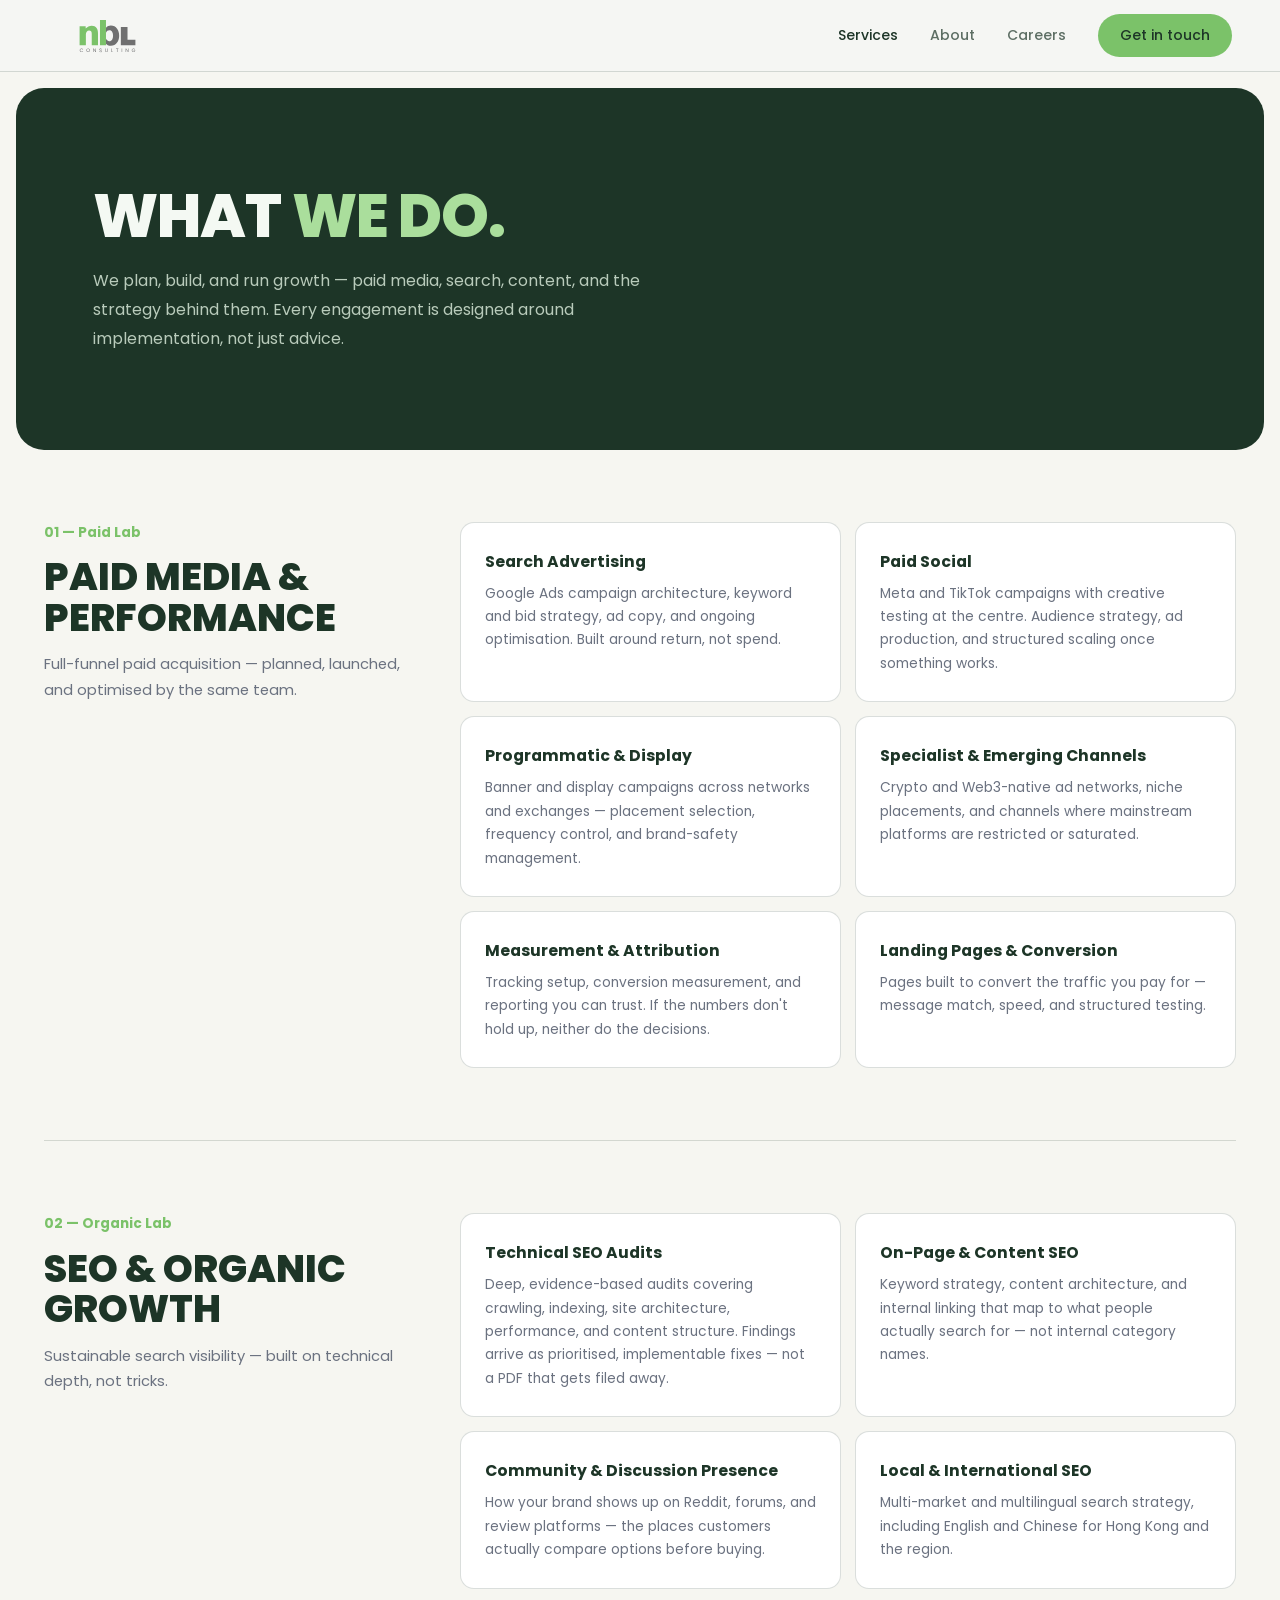
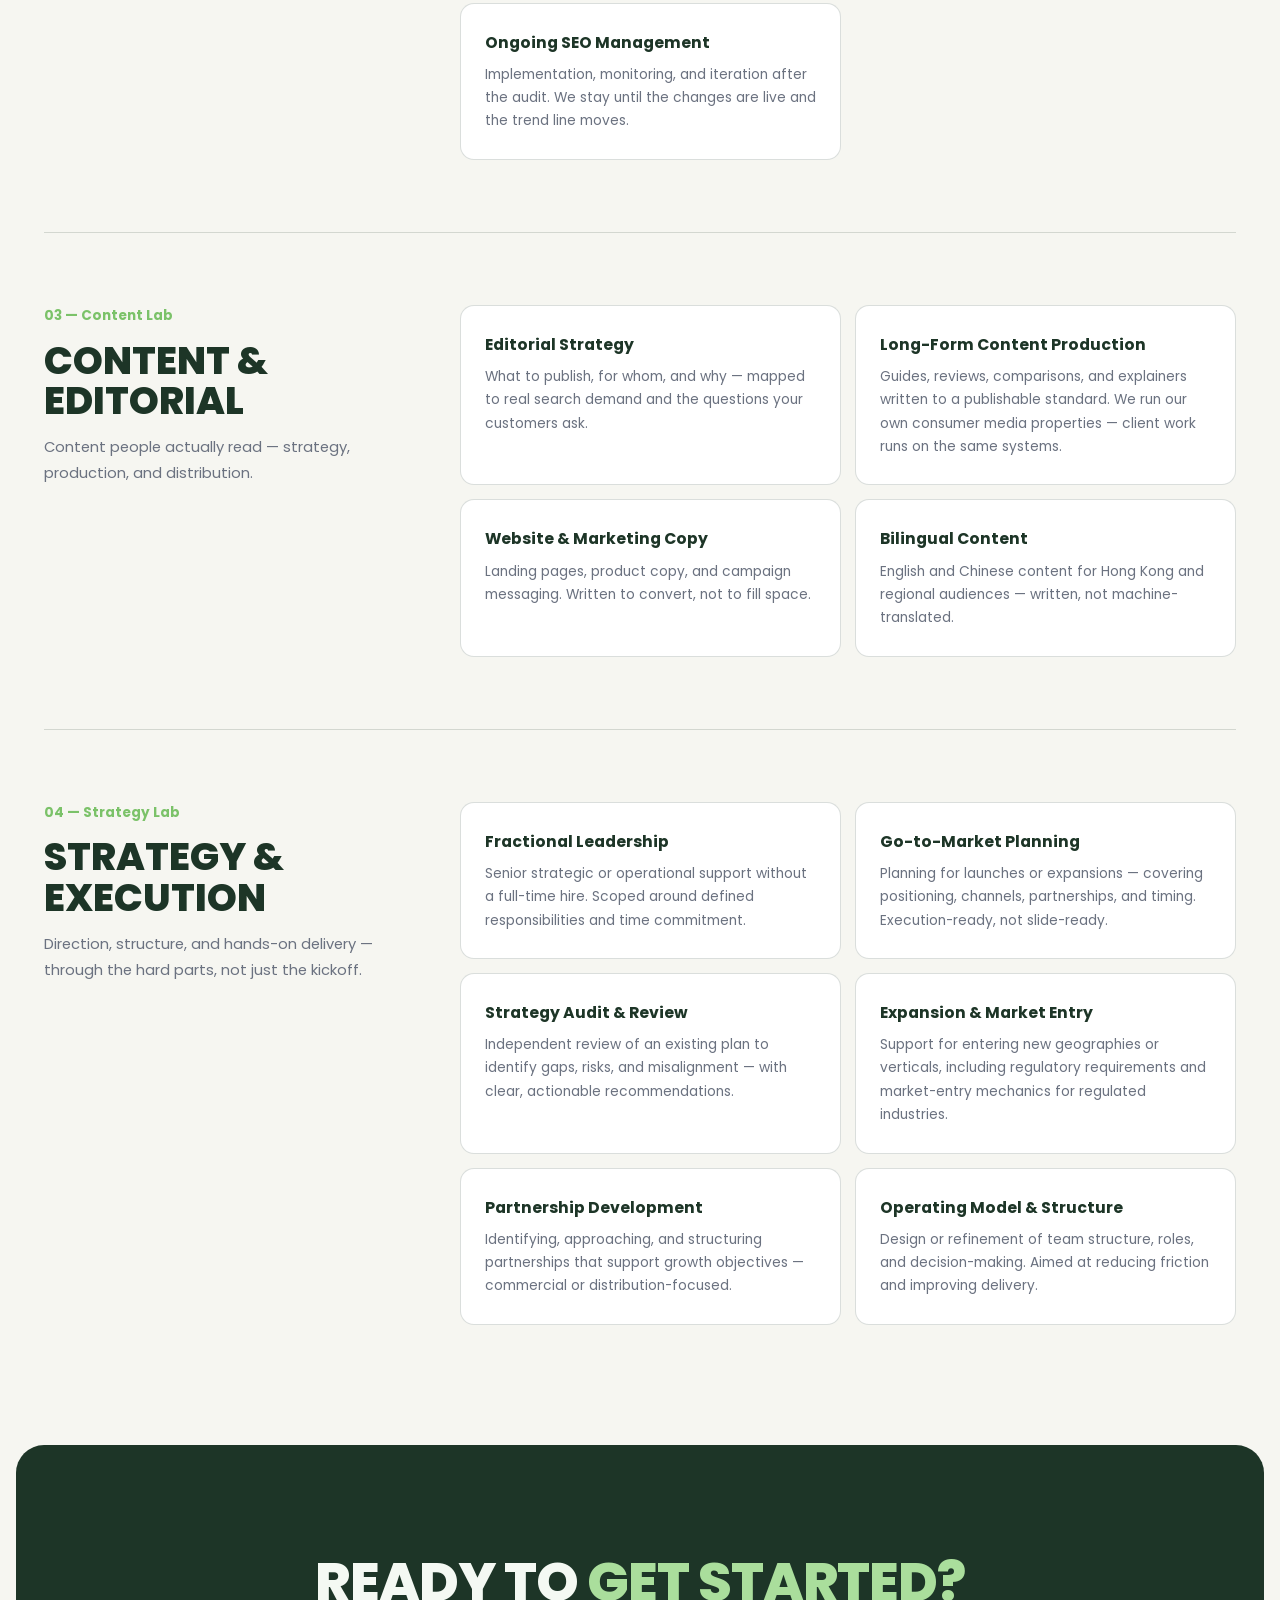
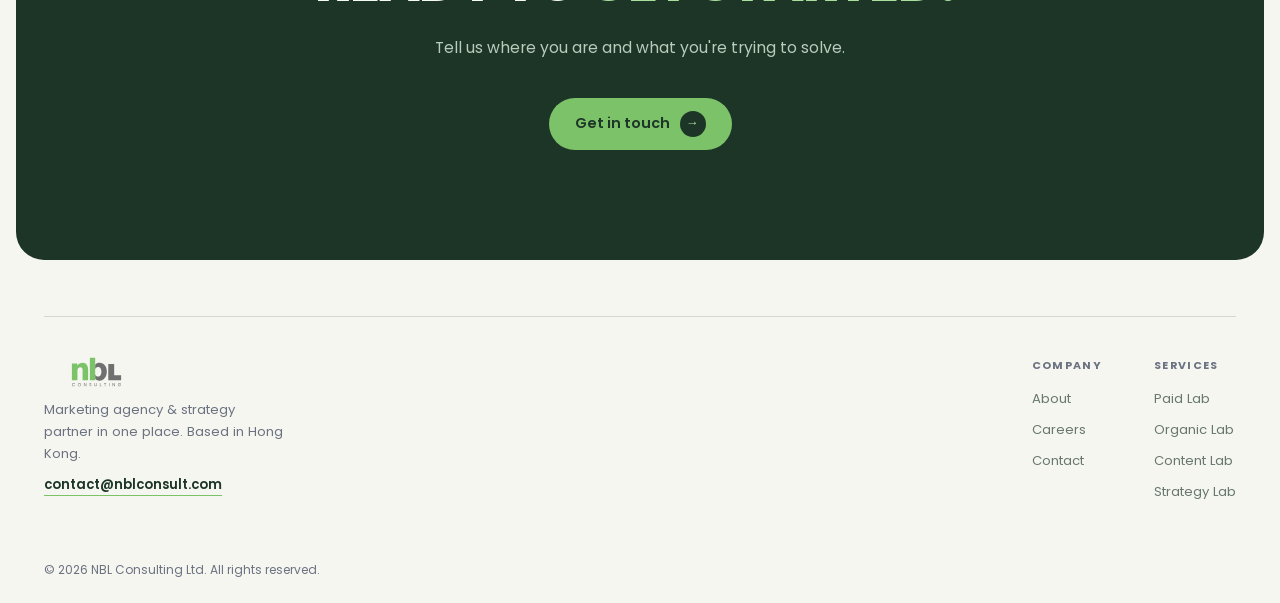
<file: services.html>
<!DOCTYPE html>
<html lang="en">
<head>
<meta charset="UTF-8">
<meta name="viewport" content="width=device-width, initial-scale=1.0">
<link rel="icon" type="image/x-icon" href="/favicon.ico">
<link rel="icon" type="image/png" sizes="32x32" href="/assets/favicon-32x32.png">
<link rel="icon" type="image/png" sizes="16x16" href="/assets/favicon-16x16.png">
<title>NBL Consulting — Services</title>
<meta name="description" content="Paid media, SEO, content, and strategy — planned and delivered hands-on. Google, Meta, TikTok and programmatic campaigns, technical SEO audits, editorial production, and go-to-market consulting from Hong Kong.">
<link rel="canonical" href="https://nblconsult.com/services">
<meta property="og:type" content="website">
<meta property="og:site_name" content="NBL Consulting">
<meta property="og:title" content="NBL Consulting — Services">
<meta property="og:description" content="Paid media, SEO, content, and strategy — planned and delivered hands-on, from Hong Kong.">
<meta property="og:url" content="https://nblconsult.com/services">
<link rel="preconnect" href="https://fonts.googleapis.com">
<link href="https://fonts.googleapis.com/css2?family=Poppins:wght@300;400;500;600;700;800&display=swap" rel="stylesheet">
<link rel="stylesheet" href="/assets/site.css">
</head>
<body>

<nav class="nav">
  <a href="/" class="nav-logo">
    <img src="/assets/NBL-SVG-colour.svg" alt="NBL Consulting">
  </a>
  <div class="nav-right">
    <a href="/services" class="active">Services</a>
    <a href="/about">About</a>
    <a href="/careers">Careers</a>
    <a href="/contact" class="nav-cta">Get in touch</a>
  </div>
  <button class="nav-toggle" aria-label="Menu">
    <span></span><span></span><span></span>
  </button>
</nav>
<div class="mobile-menu">
  <a href="/services">Services</a>
  <a href="/about">About</a>
  <a href="/careers">Careers</a>
  <a href="/contact" class="nav-cta">Get in touch</a>
</div>

<div class="page-hero-shell">
  <section class="block-dark page-hero">
    <h1>What <em>we do.</em></h1>
    <p>We plan, build, and run growth — paid media, search, content, and the strategy behind them. Every engagement is designed around implementation, not just advice.</p>
  </section>
</div>

<div class="wrap">

  <div class="svc-block" id="paid-lab">
    <div class="svc-label">
      <div class="num">01 — Paid Lab</div>
      <h2>Paid Media &amp; Performance</h2>
      <p>Full-funnel paid acquisition — planned, launched, and optimised by the same team.</p>
    </div>
    <div class="offering-list">
      <div class="offering">
        <h4>Search Advertising</h4>
        <p>Google Ads campaign architecture, keyword and bid strategy, ad copy, and ongoing optimisation. Built around return, not spend.</p>
      </div>
      <div class="offering">
        <h4>Paid Social</h4>
        <p>Meta and TikTok campaigns with creative testing at the centre. Audience strategy, ad production, and structured scaling once something works.</p>
      </div>
      <div class="offering">
        <h4>Programmatic &amp; Display</h4>
        <p>Banner and display campaigns across networks and exchanges — placement selection, frequency control, and brand-safety management.</p>
      </div>
      <div class="offering">
        <h4>Specialist &amp; Emerging Channels</h4>
        <p>Crypto and Web3-native ad networks, niche placements, and channels where mainstream platforms are restricted or saturated.</p>
      </div>
      <div class="offering">
        <h4>Measurement &amp; Attribution</h4>
        <p>Tracking setup, conversion measurement, and reporting you can trust. If the numbers don't hold up, neither do the decisions.</p>
      </div>
      <div class="offering">
        <h4>Landing Pages &amp; Conversion</h4>
        <p>Pages built to convert the traffic you pay for — message match, speed, and structured testing.</p>
      </div>
    </div>
  </div>

  <div class="svc-block" id="organic-lab">
    <div class="svc-label">
      <div class="num">02 — Organic Lab</div>
      <h2>SEO &amp; Organic Growth</h2>
      <p>Sustainable search visibility — built on technical depth, not tricks.</p>
    </div>
    <div class="offering-list">
      <div class="offering">
        <h4>Technical SEO Audits</h4>
        <p>Deep, evidence-based audits covering crawling, indexing, site architecture, performance, and content structure. Findings arrive as prioritised, implementable fixes — not a PDF that gets filed away.</p>
      </div>
      <div class="offering">
        <h4>On-Page &amp; Content SEO</h4>
        <p>Keyword strategy, content architecture, and internal linking that map to what people actually search for — not internal category names.</p>
      </div>
      <div class="offering">
        <h4>Community &amp; Discussion Presence</h4>
        <p>How your brand shows up on Reddit, forums, and review platforms — the places customers actually compare options before buying.</p>
      </div>
      <div class="offering">
        <h4>Local &amp; International SEO</h4>
        <p>Multi-market and multilingual search strategy, including English and Chinese for Hong Kong and the region.</p>
      </div>
      <div class="offering">
        <h4>Ongoing SEO Management</h4>
        <p>Implementation, monitoring, and iteration after the audit. We stay until the changes are live and the trend line moves.</p>
      </div>
    </div>
  </div>

  <div class="svc-block" id="content-lab">
    <div class="svc-label">
      <div class="num">03 — Content Lab</div>
      <h2>Content &amp; Editorial</h2>
      <p>Content people actually read — strategy, production, and distribution.</p>
    </div>
    <div class="offering-list">
      <div class="offering">
        <h4>Editorial Strategy</h4>
        <p>What to publish, for whom, and why — mapped to real search demand and the questions your customers ask.</p>
      </div>
      <div class="offering">
        <h4>Long-Form Content Production</h4>
        <p>Guides, reviews, comparisons, and explainers written to a publishable standard. We run our own consumer media properties — client work runs on the same systems.</p>
      </div>
      <div class="offering">
        <h4>Website &amp; Marketing Copy</h4>
        <p>Landing pages, product copy, and campaign messaging. Written to convert, not to fill space.</p>
      </div>
      <div class="offering">
        <h4>Bilingual Content</h4>
        <p>English and Chinese content for Hong Kong and regional audiences — written, not machine-translated.</p>
      </div>
    </div>
  </div>

  <div class="svc-block" id="strategy-lab">
    <div class="svc-label">
      <div class="num">04 — Strategy Lab</div>
      <h2>Strategy &amp; Execution</h2>
      <p>Direction, structure, and hands-on delivery — through the hard parts, not just the kickoff.</p>
    </div>
    <div class="offering-list">
      <div class="offering">
        <h4>Fractional Leadership</h4>
        <p>Senior strategic or operational support without a full-time hire. Scoped around defined responsibilities and time commitment.</p>
      </div>
      <div class="offering">
        <h4>Go-to-Market Planning</h4>
        <p>Planning for launches or expansions — covering positioning, channels, partnerships, and timing. Execution-ready, not slide-ready.</p>
      </div>
      <div class="offering">
        <h4>Strategy Audit &amp; Review</h4>
        <p>Independent review of an existing plan to identify gaps, risks, and misalignment — with clear, actionable recommendations.</p>
      </div>
      <div class="offering">
        <h4>Expansion &amp; Market Entry</h4>
        <p>Support for entering new geographies or verticals, including regulatory requirements and market-entry mechanics for regulated industries.</p>
      </div>
      <div class="offering">
        <h4>Partnership Development</h4>
        <p>Identifying, approaching, and structuring partnerships that support growth objectives — commercial or distribution-focused.</p>
      </div>
      <div class="offering">
        <h4>Operating Model &amp; Structure</h4>
        <p>Design or refinement of team structure, roles, and decision-making. Aimed at reducing friction and improving delivery.</p>
      </div>
    </div>
  </div>

</div>

<div class="cta-band" style="margin-top:48px;">
  <section class="block-dark cta-inner">
    <h2 class="display">Ready to <em>get started?</em></h2>
    <p>Tell us where you are and what you're trying to solve.</p>
    <a href="/contact" class="btn btn-green">Get in touch <span class="arr">→</span></a>
  </section>
</div>

<footer class="footer">
  <div class="wrap">
    <div class="footer-inner">
      <div class="footer-brand">
        <div class="footer-logo">
          <img src="/assets/NBL-SVG-colour.svg" alt="NBL Consulting">
        </div>
        <p>Marketing agency &amp; strategy partner in one place. Based in Hong Kong.</p>
        <a href="mailto:contact@nblconsult.com">contact@nblconsult.com</a>
      </div>
      <div class="footer-links">
        <div class="footer-col">
          <div class="footer-col-title">Company</div>
          <a href="/about">About</a>
          <a href="/careers">Careers</a>
          <a href="/contact">Contact</a>
        </div>
        <div class="footer-col">
          <div class="footer-col-title">Services</div>
          <a href="/services#paid-lab">Paid Lab</a>
          <a href="/services#organic-lab">Organic Lab</a>
          <a href="/services#content-lab">Content Lab</a>
          <a href="/services#strategy-lab">Strategy Lab</a>
        </div>
      </div>
    </div>
    <div class="footer-bottom">&copy; 2026 NBL Consulting Ltd. All rights reserved.</div>
  </div>
</footer>

<script src="/assets/site.js" defer></script>
<script src="/assets/visit.js" defer></script>
</body>
</html>
</file>
<file: assets/site.css>
/* NBL Consulting — shared design system (bold dark, green accent) */
*, *::before, *::after { box-sizing: border-box; margin: 0; padding: 0; }
html { font-size: 16px; scroll-behavior: smooth; }

:root {
  --ink: #1d3527;
  --ink-soft: #16291e;
  --paper: #f6f6f1;
  --white: #f4f9f3;
  --green: #7BC269;
  --green-dark: #5da64f;
  --mint: #aade9c;
  --grey: #6b7280;
  --grey-on-dark: #b9cbbb;
  --line-dark: rgba(255,255,255,0.20);
  --line-light: rgba(29,53,39,0.16);
  --nav-h: 72px;
  --r-block: 28px;
  --r-card: 14px;
}

body {
  font-family: 'Poppins', -apple-system, BlinkMacSystemFont, sans-serif;
  background: var(--paper);
  color: var(--ink);
  -webkit-font-smoothing: antialiased;
  line-height: 1.6;
  overflow-x: hidden;
}
a { color: inherit; text-decoration: none; }
img { display: block; }

/* ── NAV ── */
.nav {
  position: fixed; top: 0; left: 0; right: 0;
  height: var(--nav-h);
  display: flex; align-items: center; justify-content: space-between;
  padding: 0 48px;
  background: rgba(245,246,243,0.92);
  backdrop-filter: blur(16px); -webkit-backdrop-filter: blur(16px);
  border-bottom: 1px solid var(--line-light);
  z-index: 100;
}
.nav-logo img { height: 34px; width: auto; }
.nav-right { display: flex; align-items: center; gap: 32px; }
.nav-right a { font-size: 0.875rem; font-weight: 500; color: var(--ink); opacity: 0.7; transition: opacity 0.2s; }
.nav-right a:hover, .nav-right a.active { opacity: 1; }
.nav-cta {
  opacity: 1 !important; color: var(--ink) !important; background: var(--green);
  padding: 10px 22px; border-radius: 50px; font-weight: 600;
  transition: background 0.2s, transform 0.15s;
}
.nav-cta:hover { background: var(--green-dark); transform: translateY(-1px); }
.nav-toggle { display: none; flex-direction: column; gap: 5px; background: none; border: none; cursor: pointer; padding: 4px; }
.nav-toggle span { display: block; width: 22px; height: 2px; background: var(--ink); border-radius: 1px; transition: 0.3s; }
.mobile-menu {
  display: none; position: fixed; top: var(--nav-h); left: 0; right: 0;
  background: rgba(245,246,243,0.98); backdrop-filter: blur(16px);
  border-bottom: 1px solid var(--line-light);
  padding: 24px 32px; flex-direction: column; gap: 14px; z-index: 99;
}
.mobile-menu.open { display: flex; }
.mobile-menu a { font-size: 1rem; font-weight: 500; padding: 8px 0; border-bottom: 1px solid var(--line-light); }
.mobile-menu .nav-cta { display: inline-block; text-align: center; margin-top: 8px; }

/* ── LAYOUT ── */
.wrap { max-width: 1240px; margin: 0 auto; padding: 0 24px; }
.section { padding: 96px 0; }

/* Section marker: "01 ── Services" */
.marker {
  display: flex; align-items: center; gap: 14px;
  font-size: 0.85rem; font-weight: 600; color: inherit;
  margin-bottom: 28px;
}
.marker .n { opacity: 0.55; }
.marker .dash { width: 44px; height: 1px; background: currentColor; opacity: 0.45; }

/* Display headings */
.display {
  font-weight: 800;
  text-transform: uppercase;
  line-height: 1.02;
  letter-spacing: -0.02em;
}
h2.display { font-size: clamp(2rem, 4.6vw, 3.4rem); margin-bottom: 24px; }

/* ── BLACK BLOCK (hero / dark sections) ── */
.block-dark {
  background: var(--ink);
  color: var(--white);
  border-radius: var(--r-block);
  overflow: hidden;
  position: relative;
}

/* ── HERO ── */
.hero-shell { padding: calc(var(--nav-h) + 16px) 16px 16px; }
.hero {
  min-height: calc(100vh - var(--nav-h) - 32px);
  display: flex; align-items: center;
  padding: 72px clamp(28px, 6vw, 88px);
}
#bubble-canvas { position: absolute; inset: 0; width: 100%; height: 100%; pointer-events: none; z-index: 0; }
.hero-inner { position: relative; z-index: 1; max-width: 720px; }
.hero-kicker {
  display: inline-block;
  font-size: 0.8rem; font-weight: 700; letter-spacing: 0.18em;
  text-transform: uppercase; color: var(--mint); margin-bottom: 22px;
}
.hero h1 {
  font-size: clamp(2.5rem, 6vw, 4.6rem);
  font-weight: 800; text-transform: uppercase;
  line-height: 1.02; letter-spacing: -0.02em;
  margin-bottom: 28px;
}
.hero h1 em { font-style: normal; color: var(--mint); }
.hero p { font-size: 1.02rem; color: var(--grey-on-dark); max-width: 480px; line-height: 1.8; margin-bottom: 40px; }
.hero-links { display: flex; gap: 14px; flex-wrap: wrap; }

/* ── BUTTONS ── */
.btn {
  display: inline-flex; align-items: center; gap: 10px;
  font-size: 0.9rem; font-weight: 600;
  padding: 13px 26px; border-radius: 50px;
  transition: background 0.2s, transform 0.15s, border-color 0.2s;
  cursor: pointer; border: none; font-family: inherit;
}
.btn .arr {
  width: 26px; height: 26px; border-radius: 50%;
  display: inline-flex; align-items: center; justify-content: center;
  font-size: 0.8rem; line-height: 1;
}
.btn-green { background: var(--green); color: var(--ink); }
.btn-green:hover { background: var(--green-dark); transform: translateY(-1px); }
.btn-green .arr { background: var(--ink); color: var(--mint); }
.btn-ghost-dark { background: transparent; color: var(--white); border: 1px solid var(--line-dark); }
.btn-ghost-dark:hover { border-color: var(--white); transform: translateY(-1px); }
.btn-ghost-light { background: transparent; color: var(--ink); border: 1px solid var(--line-light); }
.btn-ghost-light:hover { border-color: var(--ink); transform: translateY(-1px); }

/* ── LAB CARDS (services grid) ── */
.lab-grid { display: grid; grid-template-columns: repeat(2, 1fr); gap: 16px; margin-top: 48px; }
.lab-card {
  border: 1px solid var(--line-light);
  border-radius: var(--r-card);
  padding: 36px 32px;
  background: #ffffff;
  display: block;
  transition: transform 0.2s, box-shadow 0.2s;
}
.lab-card:hover { transform: translateY(-3px); box-shadow: 0 16px 40px rgba(29,53,39,0.10); }
.lab-card.dark { background: var(--ink); color: var(--white); border-color: var(--ink); }
.lab-card .lab-num { font-size: 0.8rem; font-weight: 700; color: var(--green-dark); margin-bottom: 18px; }
.lab-card.dark .lab-num { color: var(--mint); }
.lab-card h3 {
  font-size: clamp(1.4rem, 2.2vw, 1.9rem); font-weight: 800;
  text-transform: uppercase; letter-spacing: -0.01em; line-height: 1.1;
  margin-bottom: 10px;
}
.lab-card .lab-sub { font-size: 0.9rem; color: var(--grey); margin-bottom: 26px; line-height: 1.7; }
.lab-card.dark .lab-sub { color: var(--grey-on-dark); }
.lab-card ul { list-style: none; }
.lab-card li {
  font-size: 0.92rem; font-weight: 500;
  padding: 11px 0;
  border-bottom: 1px solid var(--line-light);
}
.lab-card.dark li { border-bottom-color: var(--line-dark); }
.lab-card li:last-child { border-bottom: none; }

/* ── SEGMENTS (we work with) ── */
.seg-grid { display: grid; grid-template-columns: repeat(3, 1fr); gap: 16px; margin-top: 48px; }
.seg {
  border: 1px solid var(--line-dark);
  border-radius: var(--r-card);
  padding: 34px 30px;
}
.seg h3 { font-size: 1.25rem; font-weight: 800; text-transform: uppercase; margin-bottom: 12px; }
.seg p { font-size: 0.9rem; color: var(--grey-on-dark); line-height: 1.75; }

/* ── WHY GRID ── */
.why-grid { display: grid; grid-template-columns: repeat(3, 1fr); gap: 16px; margin-top: 48px; }
.why-card { border: 1px solid var(--line-light); border-radius: var(--r-card); padding: 30px 28px; background: #ffffff; }
.why-card h3 { font-size: 1.02rem; font-weight: 700; margin-bottom: 10px; }
.why-card p { font-size: 0.88rem; color: var(--grey); line-height: 1.75; }

/* ── CONTACT SPLIT ── */
.contact-split {
  display: grid; grid-template-columns: 1fr 1fr;
  border-radius: var(--r-block); overflow: hidden;
}
.contact-green { background: var(--green); color: var(--ink); padding: clamp(36px, 5vw, 64px); }
.contact-dark { background: var(--ink); color: var(--white); padding: clamp(36px, 5vw, 64px); }
.talk-circles { display: flex; flex-wrap: wrap; gap: 10px; max-width: 360px; margin: 26px 0 36px; }
.talk-circles span {
  width: 60px; height: 60px; border-radius: 50%;
  background: var(--ink); color: var(--green);
  display: inline-flex; align-items: center; justify-content: center;
  font-size: 1.5rem; font-weight: 800;
}
.talk-circles .sp { background: transparent; width: 18px; }
.contact-green .cd { margin-bottom: 18px; }
.contact-green .cd-label { font-size: 0.7rem; font-weight: 700; letter-spacing: 0.12em; text-transform: uppercase; opacity: 0.6; margin-bottom: 2px; }
.contact-green .cd-value { font-size: 0.95rem; font-weight: 600; }
.contact-green .cd-value a { border-bottom: 2px solid var(--ink); }

/* ── FORM ── */
.form { display: flex; flex-direction: column; gap: 20px; }
.fg { display: flex; flex-direction: column; gap: 6px; }
.fg label { font-size: 0.72rem; font-weight: 700; letter-spacing: 0.1em; text-transform: uppercase; color: var(--grey-on-dark); }
.fg input, .fg select, .fg textarea {
  background: transparent;
  border: none; border-bottom: 1px solid var(--line-dark);
  border-radius: 0;
  padding: 10px 2px;
  font-family: inherit; font-size: 0.95rem; color: var(--white);
  outline: none; transition: border-color 0.2s;
  appearance: none;
}
.fg select { cursor: pointer; }
.fg select option { color: var(--ink); }
.fg input:focus, .fg select:focus, .fg textarea:focus { border-bottom-color: var(--mint); }
.fg input::placeholder, .fg textarea::placeholder { color: rgba(255,255,255,0.3); }
.fg textarea { resize: vertical; min-height: 100px; }
.form-status { font-size: 0.9rem; line-height: 1.6; }

/* Light-context form (contact page) */
.form.on-light .fg label { color: var(--grey); }
.form.on-light .fg input, .form.on-light .fg select, .form.on-light .fg textarea {
  color: var(--ink); border-bottom-color: var(--line-light);
}
.form.on-light .fg input::placeholder, .form.on-light .fg textarea::placeholder { color: rgba(13,13,14,0.3); }

/* ── FAQ ── */
.faq { margin-top: 48px; border-top: 1px solid var(--line-light); }
.faq details { border-bottom: 1px solid var(--line-light); }
.faq summary {
  cursor: pointer; list-style: none;
  display: flex; align-items: center; justify-content: space-between; gap: 20px;
  padding: 22px 4px;
  font-size: 1.02rem; font-weight: 600;
}
.faq summary::-webkit-details-marker { display: none; }
.faq summary::after { content: '+'; font-size: 1.4rem; font-weight: 400; color: var(--green); flex-shrink: 0; transition: transform 0.2s; }
.faq details[open] summary::after { transform: rotate(45deg); }
.faq .faq-body { padding: 0 4px 24px; font-size: 0.92rem; color: var(--grey); line-height: 1.8; max-width: 760px; }

/* ── PAGE HERO (inner pages) ── */
.page-hero-shell { padding: calc(var(--nav-h) + 16px) 16px 0; }
.page-hero { padding: clamp(56px, 8vw, 96px) clamp(28px, 6vw, 88px); }
.page-hero h1 {
  font-size: clamp(2.2rem, 5vw, 3.8rem); font-weight: 800;
  text-transform: uppercase; line-height: 1.04; letter-spacing: -0.02em;
  margin-bottom: 20px; max-width: 800px;
}
.page-hero h1 em { font-style: normal; color: var(--mint); }
.page-hero p { font-size: 1rem; color: var(--grey-on-dark); max-width: 560px; line-height: 1.8; }

/* ── SERVICE DETAIL BLOCKS (services page) ── */
.svc-block { display: grid; grid-template-columns: 360px 1fr; gap: 56px; padding: 72px 0; border-bottom: 1px solid var(--line-light); }
.svc-block:last-of-type { border-bottom: none; }
.svc-label .num { font-size: 0.85rem; font-weight: 700; color: var(--green); margin-bottom: 14px; }
.svc-label h2 { font-size: clamp(1.7rem, 3vw, 2.4rem); font-weight: 800; text-transform: uppercase; line-height: 1.05; margin-bottom: 14px; }
.svc-label p { font-size: 0.92rem; color: var(--grey); line-height: 1.75; }
.svc-label { position: sticky; top: calc(var(--nav-h) + 24px); align-self: start; }
.offering-list { display: grid; grid-template-columns: 1fr 1fr; gap: 14px; }
.offering { border: 1px solid var(--line-light); border-radius: var(--r-card); padding: 26px 24px; background: #ffffff; }
.offering h4 { font-size: 0.98rem; font-weight: 700; margin-bottom: 8px; }
.offering p { font-size: 0.86rem; color: var(--grey); line-height: 1.7; }

/* ── CTA BAND ── */
.cta-band { padding: 0 16px 16px; }
.cta-inner {
  text-align: center;
  padding: clamp(64px, 9vw, 110px) 28px;
}
.cta-inner h2 { color: var(--white); }
.cta-inner h2 em { font-style: normal; color: var(--mint); }
.cta-inner p { color: var(--grey-on-dark); font-size: 0.98rem; max-width: 420px; margin: 0 auto 36px; line-height: 1.75; }

/* ── FOOTER ── */
.footer { background: transparent; padding: 40px 0 0; }
.footer-inner {
  display: flex; justify-content: space-between; align-items: flex-start;
  gap: 48px; padding: 40px 0;
  border-top: 1px solid var(--line-light);
  flex-wrap: wrap;
}
.footer-logo img { height: 30px; width: auto; margin-bottom: 12px; }
.footer-brand p { color: var(--grey); font-size: 0.82rem; line-height: 1.7; max-width: 240px; }
.footer-brand a { color: var(--ink); font-size: 0.82rem; font-weight: 600; display: inline-block; margin-top: 8px; border-bottom: 1px solid var(--green); }
.footer-links { display: flex; gap: 52px; }
.footer-col { display: flex; flex-direction: column; gap: 10px; }
.footer-col-title { font-size: 0.68rem; font-weight: 700; letter-spacing: 0.12em; text-transform: uppercase; color: var(--grey); margin-bottom: 4px; }
.footer-col a { font-size: 0.82rem; color: var(--ink); opacity: 0.65; transition: opacity 0.2s; }
.footer-col a:hover { opacity: 1; }
.footer-bottom { padding: 18px 0 24px; font-size: 0.75rem; color: var(--grey); }

/* ── RESPONSIVE ── */
@media (max-width: 980px) {
  .lab-grid, .offering-list { grid-template-columns: 1fr; }
  .seg-grid, .why-grid { grid-template-columns: 1fr; }
  .contact-split { grid-template-columns: 1fr; }
  .svc-block { grid-template-columns: 1fr; gap: 32px; }
  .svc-label { position: static; }
}
@media (max-width: 900px) {
  .nav { padding: 0 20px; }
  .nav-right a:not(.nav-cta) { display: none; }
  .nav-toggle { display: flex; }
  .hero-shell, .page-hero-shell { padding-left: 10px; padding-right: 10px; }
  .hero { padding: 56px 26px; }
  .page-hero { padding: 48px 26px; }
  .section { padding: 64px 0; }
  .talk-circles span { width: 48px; height: 48px; font-size: 1.2rem; }
  .footer-inner { flex-direction: column; gap: 32px; }
  .footer-links { flex-direction: column; gap: 24px; }
}
</file>
